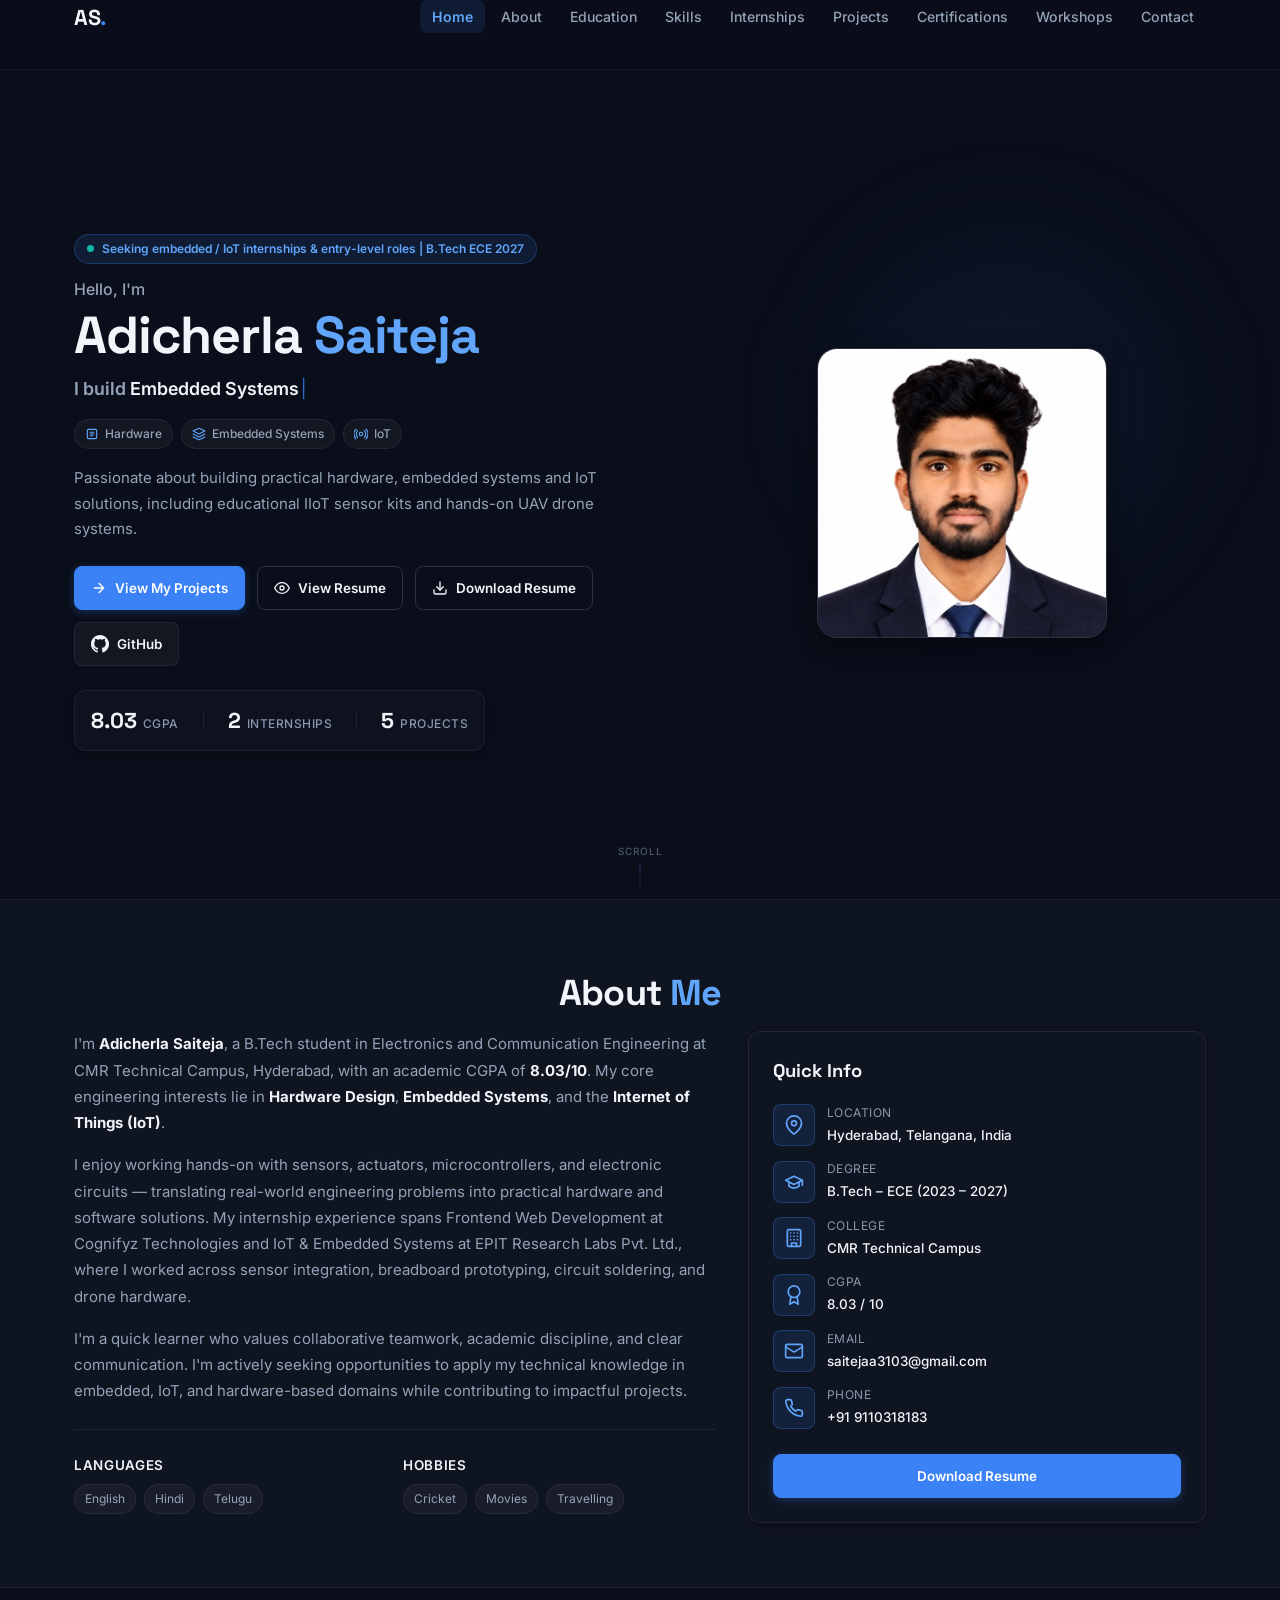
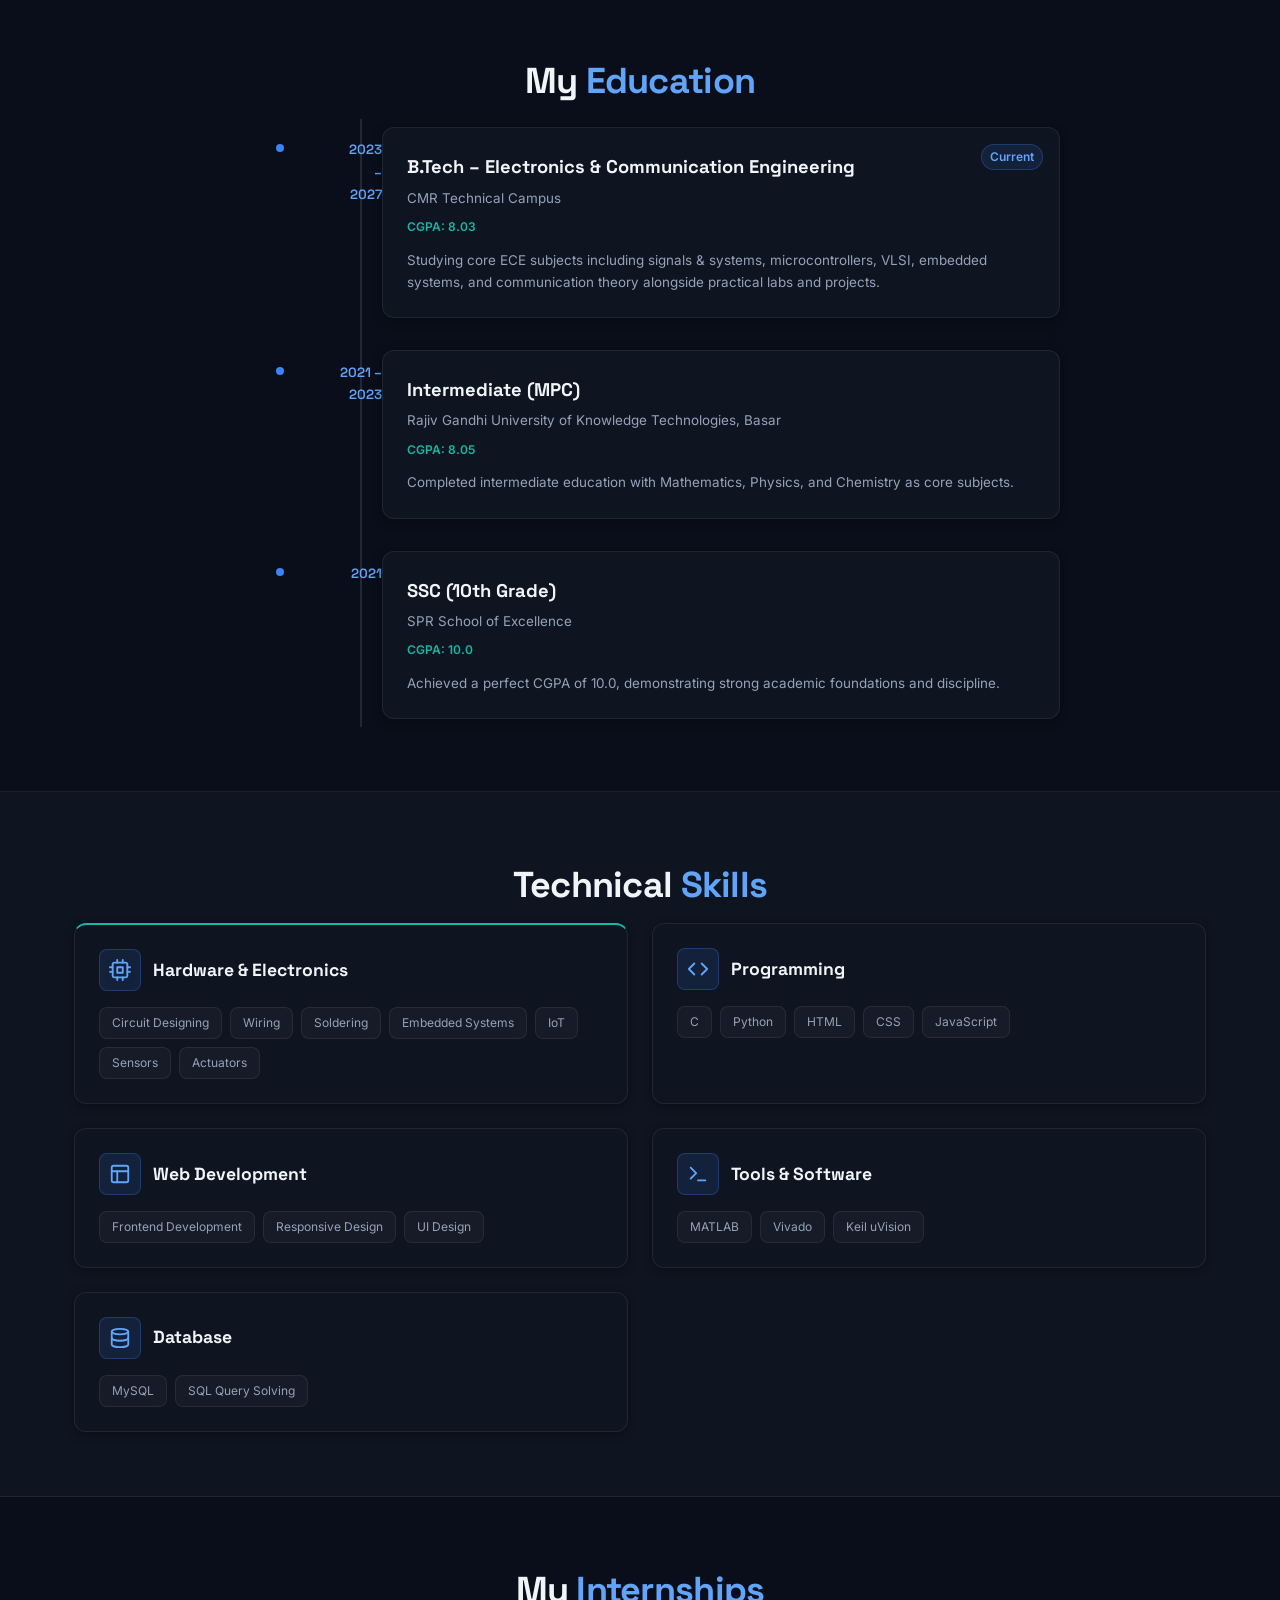
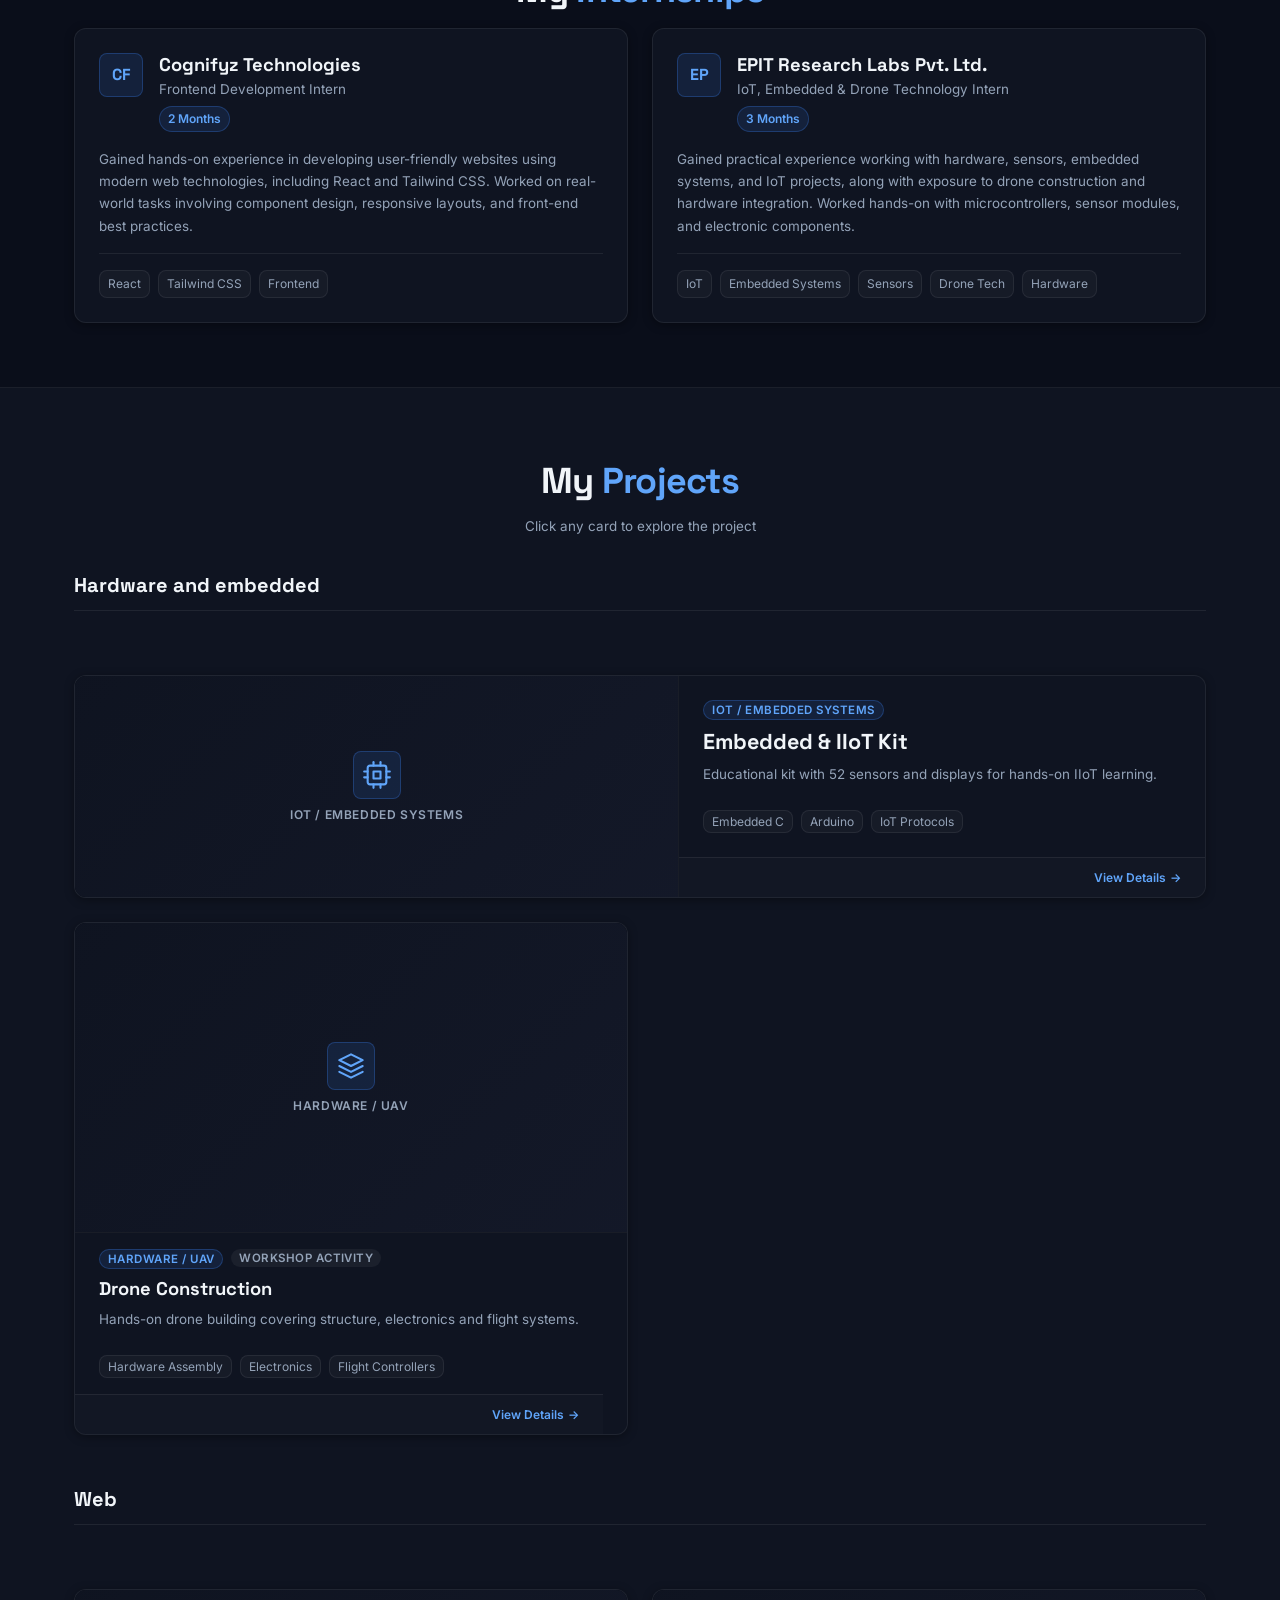
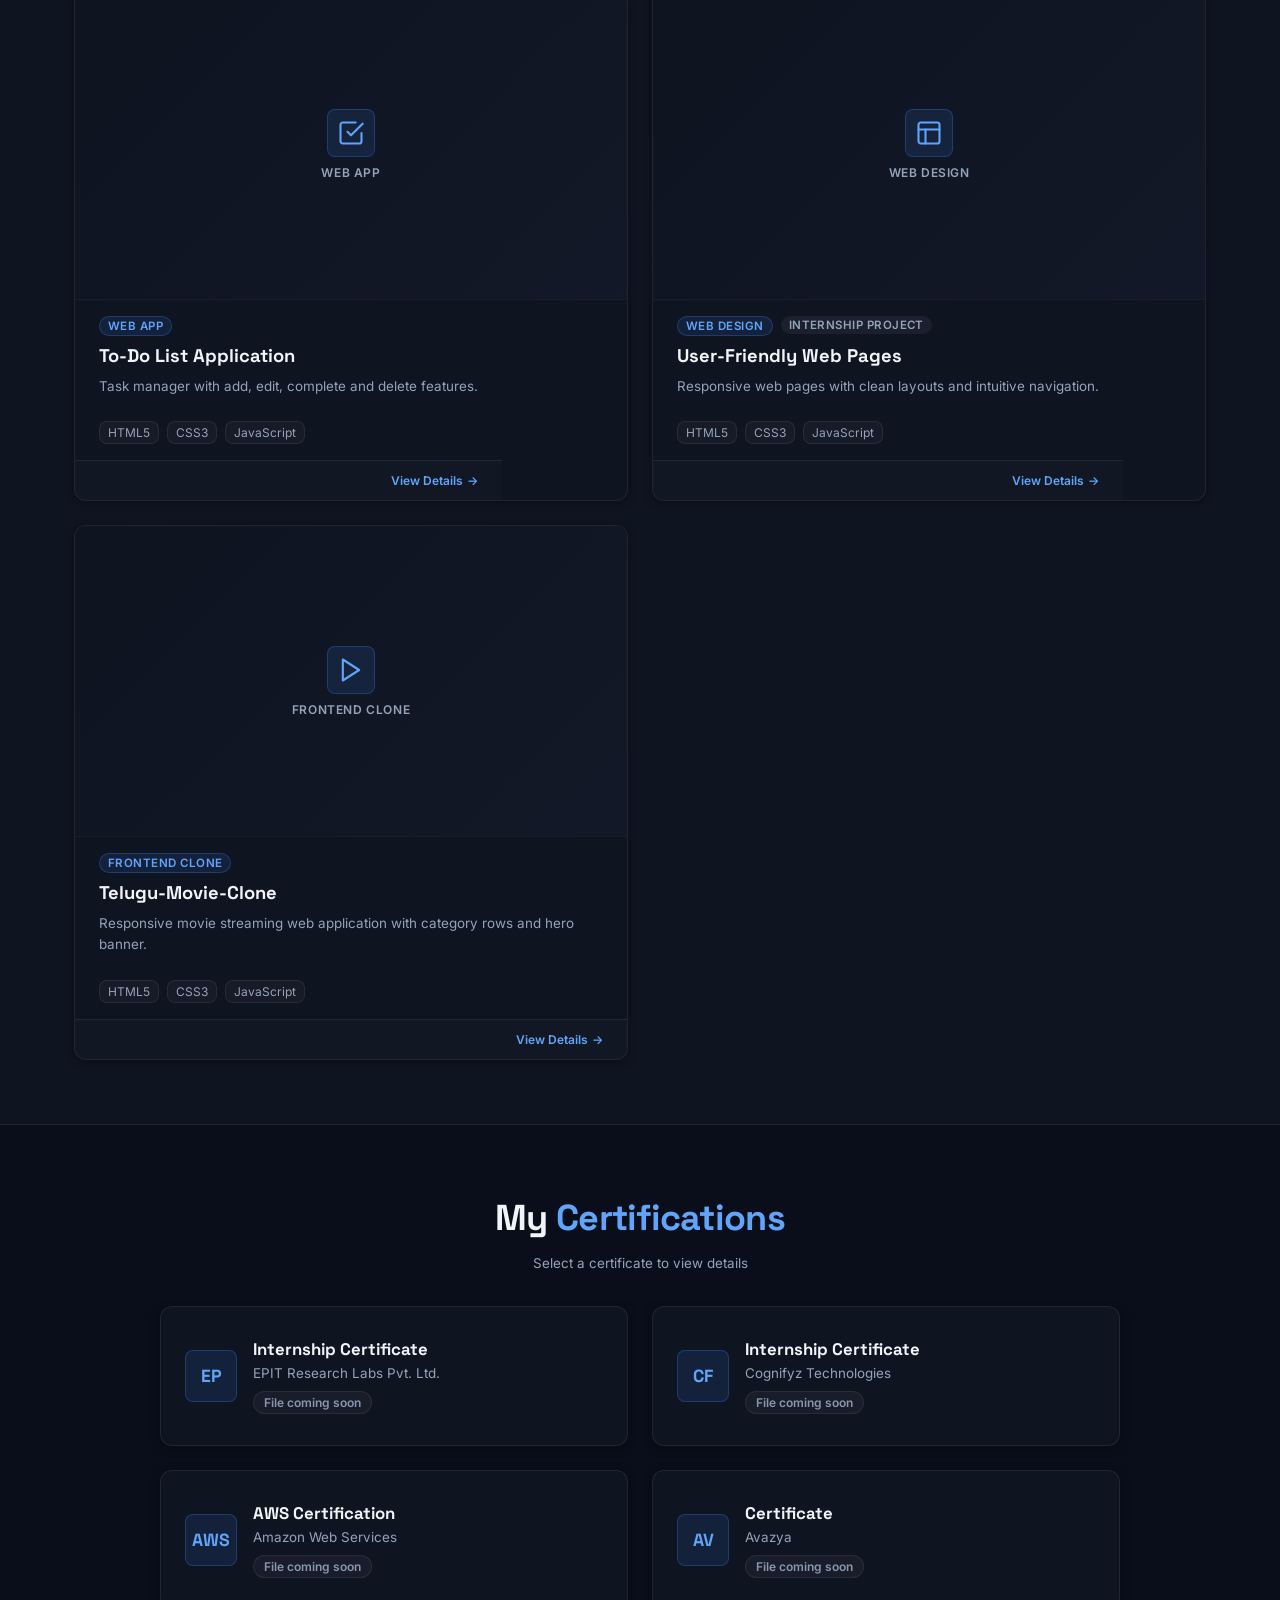
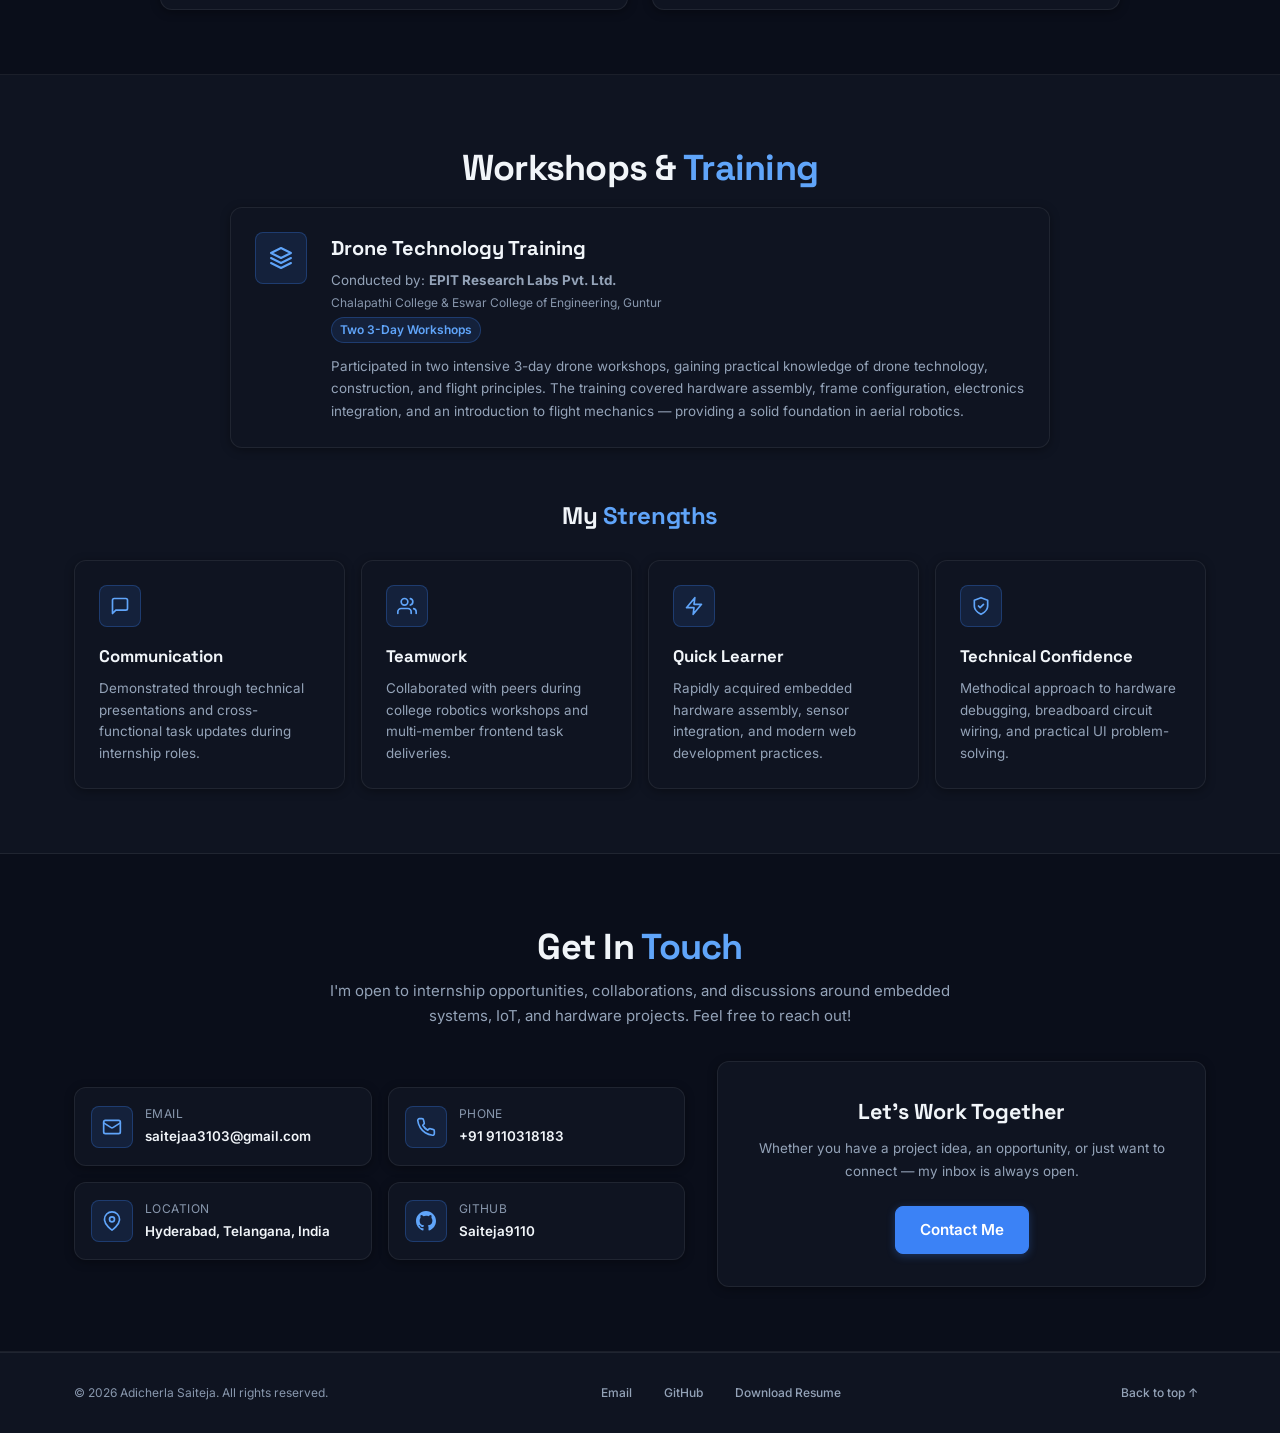
<file: index.html>
<!DOCTYPE html>
<html lang="en">
<head>
  <meta charset="UTF-8" />
  <meta name="viewport" content="width=device-width, initial-scale=1.0" />
  <meta name="description" content="Adicherla Saiteja - Electronics and Communication Engineering Student. Portfolio showcasing skills in Embedded Systems, IoT, and Hardware." />
  <title>Adicherla Saiteja | ECE Student: Embedded, IoT &amp; Hardware</title>
  <meta name="theme-color" content="#0a0e1a" />
  <link rel="canonical" href="https://saiteja9110.github.io/My-portfolio/" />
  <link rel="icon" type="image/svg+xml" href="./assets/favicon.svg" />

  <!-- Open Graph -->
  <meta property="og:title" content="Adicherla Saiteja | ECE Student: Embedded, IoT &amp; Hardware" />
  <meta property="og:description" content="Portfolio showcasing skills in Embedded Systems, IoT, and Hardware Design." />
  <meta property="og:type" content="website" />
  <meta property="og:url" content="https://saiteja9110.github.io/My-portfolio/" />
  <meta property="og:image" content="https://saiteja9110.github.io/My-portfolio/assets/og-banner.jpg" />

  <!-- Twitter Card -->
  <meta name="twitter:card" content="summary_large_image" />
  <meta name="twitter:title" content="Adicherla Saiteja | ECE Student: Embedded, IoT &amp; Hardware" />
  <meta name="twitter:description" content="Portfolio showcasing skills in Embedded Systems, IoT, and Hardware Design." />
  <meta name="twitter:image" content="https://saiteja9110.github.io/My-portfolio/assets/og-banner.jpg" />

  <!-- Fonts & Stylesheet -->
  <link rel="preconnect" href="https://fonts.googleapis.com" />
  <link rel="preconnect" href="https://fonts.gstatic.com" crossorigin />
  <link href="https://fonts.googleapis.com/css2?family=Inter:wght@400;500;600;700&family=Space+Grotesk:wght@600;700&display=swap" rel="stylesheet" />
  <link rel="stylesheet" href="./style.css" />
</head>
<body>

  <!-- Skip to content for keyboard accessibility -->
  <a href="#main" class="skip-link">Skip to content</a>

  <!-- NAVIGATION -->
  <header class="header">
    <nav class="navbar" id="navbar" aria-label="Primary">
      <div class="nav-container">
        <a href="#home" class="nav-logo">AS<span class="logo-dot">.</span></a>
        <ul class="nav-menu" id="nav-menu">
          <li><a href="#home"           class="nav-link">Home</a></li>
          <li><a href="#about"          class="nav-link">About</a></li>
          <li><a href="#education"      class="nav-link">Education</a></li>
          <li><a href="#skills"         class="nav-link">Skills</a></li>
          <li><a href="#internships"    class="nav-link">Internships</a></li>
          <li><a href="#projects"       class="nav-link">Projects</a></li>
          <li><a href="#certifications" class="nav-link">Certifications</a></li>
          <li><a href="#workshops"      class="nav-link">Workshops</a></li>
          <li><a href="#contact"        class="nav-link">Contact</a></li>
        </ul>
        <button class="hamburger" id="hamburger" aria-label="Toggle navigation" aria-expanded="false" aria-controls="nav-menu">
          <span class="bar"></span>
          <span class="bar"></span>
          <span class="bar"></span>
        </button>
      </div>
    </nav>
  </header>

  <!-- MAIN CONTENT WRAPPER -->
  <main id="main">

    <!-- HOME / HERO -->
    <section id="home" class="hero">
      <!-- Soft static blurred glow behind the photo -->
      <div class="hero-glow" aria-hidden="true"></div>

      <div class="hero-container">
        <div class="hero-content">
          <div class="hero-badge">
            <span class="badge-dot"></span>
            <span>Seeking embedded / IoT internships &amp; entry-level roles | B.Tech ECE 2027</span>
          </div>

          <p class="hero-greeting">Hello, I'm</p>
          <h1 class="hero-name">Adicherla <span class="accent">Saiteja</span></h1>

          <div class="hero-typed-wrap" aria-hidden="true">
            <span class="hero-typed-prefix">I build </span>
            <span class="hero-typed" id="heroTyped"></span>
            <span class="hero-cursor">|</span>
          </div>
          <span class="sr-only">Embedded systems, IoT and hardware</span>

          <div class="hero-tags">
            <span class="tag-pill hardware">
              <svg width="14" height="14" viewBox="0 0 24 24" fill="none" stroke="currentColor" stroke-width="2" stroke-linecap="round" stroke-linejoin="round" aria-hidden="true"><rect x="4" y="4" width="16" height="16" rx="2"/><path d="M9 9h6M9 12h6M9 15h4"/></svg>
              Hardware
            </span>
            <span class="tag-pill embedded">
              <svg width="14" height="14" viewBox="0 0 24 24" fill="none" stroke="currentColor" stroke-width="2" stroke-linecap="round" stroke-linejoin="round" aria-hidden="true"><path d="M12 2L2 7l10 5 10-5-10-5zM2 17l10 5 10-5M2 12l10 5 10-5"/></svg>
              Embedded Systems
            </span>
            <span class="tag-pill iot">
              <svg width="14" height="14" viewBox="0 0 24 24" fill="none" stroke="currentColor" stroke-width="2" stroke-linecap="round" stroke-linejoin="round" aria-hidden="true"><circle cx="12" cy="12" r="3"/><path d="M6.3 6.3a8 8 0 000 11.4M17.7 6.3a8 8 0 010 11.4M3.5 3.5a12 12 0 000 17M20.5 3.5a12 12 0 010 17"/></svg>
              IoT
            </span>
          </div>

          <p class="hero-desc">
            Passionate about building practical hardware, embedded systems and IoT solutions,
            including educational IIoT sensor kits and hands-on UAV drone systems.
          </p>

          <div class="hero-buttons">
            <a href="#projects" class="btn btn-primary">
              <svg width="16" height="16" viewBox="0 0 24 24" fill="none" stroke="currentColor" stroke-width="2" stroke-linecap="round" stroke-linejoin="round" aria-hidden="true"><path d="M5 12h14M12 5l7 7-7 7"/></svg>
              View My Projects
            </a>
            <a href="./assets/resume.pdf" class="btn btn-outline" target="_blank" rel="noopener noreferrer" data-resume="view">
              <svg width="16" height="16" viewBox="0 0 24 24" fill="none" stroke="currentColor" stroke-width="2" stroke-linecap="round" stroke-linejoin="round" aria-hidden="true"><path d="M1 12s4-8 11-8 11 8 11 8-4 8-11 8-11-8-11-8z"/><circle cx="12" cy="12" r="3"/></svg>
              <span class="resume-label">View Resume</span>
            </a>
            <a href="./assets/resume.pdf" class="btn btn-outline" download data-resume="download">
              <svg width="16" height="16" viewBox="0 0 24 24" fill="none" stroke="currentColor" stroke-width="2" stroke-linecap="round" stroke-linejoin="round" aria-hidden="true"><path d="M21 15v4a2 2 0 0 1-2 2H5a2 2 0 0 1-2-2v-4"/><polyline points="7 10 12 15 17 10"/><line x1="12" y1="15" x2="12" y2="3"/></svg>
              <span class="resume-label">Download Resume</span>
            </a>
            <a href="https://github.com/Saiteja9110" class="btn btn-ghost" target="_blank" rel="noopener noreferrer">
              <svg width="18" height="18" viewBox="0 0 24 24" fill="currentColor" aria-hidden="true"><path d="M12 0C5.374 0 0 5.373 0 12c0 5.302 3.438 9.8 8.207 11.387.599.111.793-.261.793-.577v-2.234c-3.338.726-4.033-1.416-4.033-1.416-.546-1.387-1.333-1.756-1.333-1.756-1.089-.745.083-.729.083-.729 1.205.084 1.839 1.237 1.839 1.237 1.07 1.834 2.807 1.304 3.492.997.107-.775.418-1.305.762-1.604-2.665-.305-5.467-1.334-5.467-5.931 0-1.311.469-2.381 1.236-3.221-.124-.303-.535-1.524.117-3.176 0 0 1.008-.322 3.301 1.23A11.509 11.509 0 0112 5.803c1.02.005 2.047.138 3.006.404 2.291-1.552 3.297-1.23 3.297-1.23.653 1.653.242 2.874.118 3.176.77.84 1.235 1.911 1.235 3.221 0 4.609-2.807 5.624-5.479 5.921.43.372.823 1.102.823 2.222v3.293c0 .319.192.694.801.576C20.566 21.797 24 17.3 24 12c0-6.627-5.373-12-12-12z"/></svg>
              GitHub
            </a>
          </div>

          <!-- At a glance stats row under buttons -->
          <div class="hero-stats" aria-label="At a glance statistics">
            <div class="hero-stat">
              <span class="stat-num" data-target="8.03">0</span>
              <span class="stat-label">CGPA</span>
            </div>
            <div class="stat-divider" aria-hidden="true"></div>
            <div class="hero-stat">
              <span class="stat-num" data-target="2">0</span>
              <span class="stat-label">Internships</span>
            </div>
            <div class="stat-divider" aria-hidden="true"></div>
            <div class="hero-stat">
              <span class="stat-num" data-target="5">0</span>
              <span class="stat-label">Projects</span>
            </div>
          </div>
        </div>

        <!-- Profile image container -->
        <div class="hero-image">
          <div class="profile-frame">
            <img
              src="./assets/profile.jpg"
              alt="Adicherla Saiteja Profile Photo"
              class="profile-photo"
              width="640"
              height="785"
            />
            <div class="profile-initials" aria-hidden="true">AS</div>
          </div>
        </div>
      </div>

      <div class="hero-scroll-indicator" aria-hidden="true">
        <span class="scroll-label">Scroll</span>
        <div class="scroll-line"><div class="scroll-thumb"></div></div>
      </div>
    </section>

    <!-- ABOUT ME -->
    <section id="about" class="section section-light">
      <div class="container">
        <h2 class="section-title">About <span class="accent">Me</span></h2>
        <div class="about-grid">
          <div class="about-text">
            <p>
              I'm <strong>Adicherla Saiteja</strong>, a B.Tech student in Electronics and
              Communication Engineering at CMR Technical Campus, Hyderabad, with an academic
              CGPA of <strong>8.03/10</strong>. My core engineering interests lie in <strong>Hardware Design</strong>,
              <strong>Embedded Systems</strong>, and the <strong>Internet of Things (IoT)</strong>.
            </p>
            <p>
              I enjoy working hands-on with sensors, actuators, microcontrollers, and electronic
              circuits &mdash; translating real-world engineering problems into practical hardware and software
              solutions. My internship experience spans Frontend Web Development at Cognifyz
              Technologies and IoT &amp; Embedded Systems at EPIT Research Labs Pvt. Ltd.,
              where I worked across sensor integration, breadboard prototyping, circuit soldering, and drone hardware.
            </p>
            <p>
              I'm a quick learner who values collaborative teamwork, academic discipline, and clear communication.
              I'm actively seeking opportunities to apply my technical knowledge in embedded,
              IoT, and hardware-based domains while contributing to impactful projects.
            </p>
            <div class="about-extras">
              <div class="extra-block">
                <h3>Languages</h3>
                <div class="pill-row">
                  <span class="pill">English</span>
                  <span class="pill">Hindi</span>
                  <span class="pill">Telugu</span>
                </div>
              </div>
              <div class="extra-block">
                <h3>Hobbies</h3>
                <div class="pill-row">
                  <span class="pill">Cricket</span>
                  <span class="pill">Movies</span>
                  <span class="pill">Travelling</span>
                </div>
              </div>
            </div>
          </div>

          <div class="about-info-card">
            <h3>Quick Info</h3>
            <ul class="info-list">
              <li>
                <span class="info-icon-box" aria-hidden="true">
                  <svg width="20" height="20" viewBox="0 0 24 24" fill="none" stroke="currentColor" stroke-width="2" stroke-linecap="round" stroke-linejoin="round"><path d="M21 10c0 7-9 13-9 13s-9-6-9-13a9 9 0 0 1 18 0z"/><circle cx="12" cy="10" r="3"/></svg>
                </span>
                <div>
                  <span class="info-label">Location</span>
                  <span class="info-value">Hyderabad, Telangana, India</span>
                </div>
              </li>
              <li>
                <span class="info-icon-box" aria-hidden="true">
                  <svg width="20" height="20" viewBox="0 0 24 24" fill="none" stroke="currentColor" stroke-width="2" stroke-linecap="round" stroke-linejoin="round"><path d="M22 10v6M2 10l10-5 10 5-10 5z"/><path d="M6 12v5c3 3 9 3 12 0v-5"/></svg>
                </span>
                <div>
                  <span class="info-label">Degree</span>
                  <span class="info-value">B.Tech &ndash; ECE (2023 &ndash; 2027)</span>
                </div>
              </li>
              <li>
                <span class="info-icon-box" aria-hidden="true">
                  <svg width="20" height="20" viewBox="0 0 24 24" fill="none" stroke="currentColor" stroke-width="2" stroke-linecap="round" stroke-linejoin="round"><rect x="4" y="2" width="16" height="20" rx="2" ry="2"/><path d="M9 22v-4h6v4M8 6h.01M16 6h.01M12 6h.01M12 10h.01M12 14h.01M16 10h.01M16 14h.01M8 10h.01M8 14h.01"/></svg>
                </span>
                <div>
                  <span class="info-label">College</span>
                  <span class="info-value">CMR Technical Campus</span>
                </div>
              </li>
              <li>
                <span class="info-icon-box" aria-hidden="true">
                  <svg width="20" height="20" viewBox="0 0 24 24" fill="none" stroke="currentColor" stroke-width="2" stroke-linecap="round" stroke-linejoin="round"><circle cx="12" cy="8" r="7"/><polyline points="8.21 13.89 7 23 12 20 17 23 15.79 13.88"/></svg>
                </span>
                <div>
                  <span class="info-label">CGPA</span>
                  <span class="info-value">8.03 / 10</span>
                </div>
              </li>
              <li>
                <span class="info-icon-box" aria-hidden="true">
                  <svg width="20" height="20" viewBox="0 0 24 24" fill="none" stroke="currentColor" stroke-width="2" stroke-linecap="round" stroke-linejoin="round"><rect x="2" y="4" width="20" height="16" rx="2"/><path d="m22 7-8.97 5.7a1.94 1.94 0 0 1-2.06 0L2 7"/></svg>
                </span>
                <div>
                  <span class="info-label">Email</span>
                  <a href="mailto:saitejaa3103@gmail.com" class="info-value info-link">saitejaa3103@gmail.com</a>
                </div>
              </li>
              <li>
                <span class="info-icon-box" aria-hidden="true">
                  <svg width="20" height="20" viewBox="0 0 24 24" fill="none" stroke="currentColor" stroke-width="2" stroke-linecap="round" stroke-linejoin="round"><path d="M22 16.92v3a2 2 0 0 1-2.18 2 19.79 19.79 0 0 1-8.63-3.07 19.5 19.5 0 0 1-6-6 19.79 19.79 0 0 1-3.07-8.67A2 2 0 0 1 4.11 2h3a2 2 0 0 1 2 1.72 12.84 12.84 0 0 0 .7 2.81 2 2 0 0 1-.45 2.11L8.09 9.91a16 16 0 0 0 6 6l1.27-1.27a2 2 0 0 1 2.11-.45 12.84 12.84 0 0 0 2.81.7A2 2 0 0 1 22 16.92z"/></svg>
                </span>
                <div>
                  <span class="info-label">Phone</span>
                  <a href="tel:+919110318183" class="info-value info-link">+91 9110318183</a>
                </div>
              </li>
            </ul>
            <a href="./assets/resume.pdf" class="btn btn-primary btn-full" download data-resume="download">
              <span class="resume-label">Download Resume</span>
            </a>
          </div>
        </div>
      </div>
    </section>

    <!-- EDUCATION -->
    <section id="education" class="section section-dark">
      <div class="container">
        <h2 class="section-title">My <span class="accent">Education</span></h2>
        <div class="timeline">

          <div class="timeline-item">
            <div class="timeline-dot" aria-hidden="true"></div>
            <div class="timeline-year">2023 &ndash; 2027</div>
            <div class="timeline-card">
              <div class="timeline-badge">Current</div>
              <h3 class="edu-degree">B.Tech &ndash; Electronics &amp; Communication Engineering</h3>
              <p class="edu-institution">CMR Technical Campus</p>
              <div class="edu-meta">
                <span class="edu-cgpa">CGPA: 8.03</span>
              </div>
              <p class="edu-desc">
                Studying core ECE subjects including signals &amp; systems, microcontrollers, VLSI,
                embedded systems, and communication theory alongside practical labs and projects.
              </p>
            </div>
          </div>

          <div class="timeline-item">
            <div class="timeline-dot" aria-hidden="true"></div>
            <div class="timeline-year">2021 &ndash; 2023</div>
            <div class="timeline-card">
              <h3 class="edu-degree">Intermediate (MPC)</h3>
              <p class="edu-institution">Rajiv Gandhi University of Knowledge Technologies, Basar</p>
              <div class="edu-meta">
                <span class="edu-cgpa">CGPA: 8.05</span>
              </div>
              <p class="edu-desc">
                Completed intermediate education with Mathematics, Physics, and Chemistry as core subjects.
              </p>
            </div>
          </div>

          <div class="timeline-item">
            <div class="timeline-dot" aria-hidden="true"></div>
            <div class="timeline-year">2021</div>
            <div class="timeline-card">
              <h3 class="edu-degree">SSC (10th Grade)</h3>
              <p class="edu-institution">SPR School of Excellence</p>
              <div class="edu-meta">
                <span class="edu-cgpa">CGPA: 10.0</span>
              </div>
              <p class="edu-desc">
                Achieved a perfect CGPA of 10.0, demonstrating strong academic foundations and discipline.
              </p>
            </div>
          </div>

        </div>
      </div>
    </section>

    <!-- SKILLS -->
    <section id="skills" class="section section-light">
      <div class="container">
        <h2 class="section-title">Technical <span class="accent">Skills</span></h2>
        <div class="skills-grid">

          <div class="skill-category-card highlight-card">
            <div class="skill-cat-header">
              <span class="cat-icon-box" aria-hidden="true">
                <svg width="22" height="22" viewBox="0 0 24 24" fill="none" stroke="currentColor" stroke-width="2" stroke-linecap="round" stroke-linejoin="round"><rect x="4" y="4" width="16" height="16" rx="2"/><rect x="9" y="9" width="6" height="6"/><line x1="9" y1="1" x2="9" y2="4"/><line x1="15" y1="1" x2="15" y2="4"/><line x1="9" y1="20" x2="9" y2="23"/><line x1="15" y1="20" x2="15" y2="23"/><line x1="20" y1="9" x2="23" y2="9"/><line x1="20" y1="14" x2="23" y2="14"/><line x1="1" y1="9" x2="4" y2="9"/><line x1="1" y1="14" x2="4" y2="14"/></svg>
              </span>
              <h3>Hardware &amp; Electronics</h3>
            </div>
            <div class="skill-tags">
              <span class="skill-tag">Circuit Designing</span>
              <span class="skill-tag">Wiring</span>
              <span class="skill-tag">Soldering</span>
              <span class="skill-tag">Embedded Systems</span>
              <span class="skill-tag">IoT</span>
              <span class="skill-tag">Sensors</span>
              <span class="skill-tag">Actuators</span>
            </div>
          </div>

          <div class="skill-category-card">
            <div class="skill-cat-header">
              <span class="cat-icon-box" aria-hidden="true">
                <svg width="22" height="22" viewBox="0 0 24 24" fill="none" stroke="currentColor" stroke-width="2" stroke-linecap="round" stroke-linejoin="round"><polyline points="16 18 22 12 16 6"/><polyline points="8 6 2 12 8 18"/></svg>
              </span>
              <h3>Programming</h3>
            </div>
            <div class="skill-tags">
              <span class="skill-tag">C</span>
              <span class="skill-tag">Python</span>
              <span class="skill-tag">HTML</span>
              <span class="skill-tag">CSS</span>
              <span class="skill-tag">JavaScript</span>
            </div>
          </div>

          <div class="skill-category-card">
            <div class="skill-cat-header">
              <span class="cat-icon-box" aria-hidden="true">
                <svg width="22" height="22" viewBox="0 0 24 24" fill="none" stroke="currentColor" stroke-width="2" stroke-linecap="round" stroke-linejoin="round"><rect x="3" y="3" width="18" height="18" rx="2" ry="2"/><line x1="3" y1="9" x2="21" y2="9"/><line x1="9" y1="21" x2="9" y2="9"/></svg>
              </span>
              <h3>Web Development</h3>
            </div>
            <div class="skill-tags">
              <span class="skill-tag">Frontend Development</span>
              <span class="skill-tag">Responsive Design</span>
              <span class="skill-tag">UI Design</span>
            </div>
          </div>

          <div class="skill-category-card">
            <div class="skill-cat-header">
              <span class="cat-icon-box" aria-hidden="true">
                <svg width="22" height="22" viewBox="0 0 24 24" fill="none" stroke="currentColor" stroke-width="2" stroke-linecap="round" stroke-linejoin="round"><polyline points="4 17 10 11 4 5"/><line x1="12" y1="19" x2="20" y2="19"/></svg>
              </span>
              <h3>Tools &amp; Software</h3>
            </div>
            <div class="skill-tags">
              <span class="skill-tag">MATLAB</span>
              <span class="skill-tag">Vivado</span>
              <span class="skill-tag">Keil uVision</span>
            </div>
          </div>

          <div class="skill-category-card">
            <div class="skill-cat-header">
              <span class="cat-icon-box" aria-hidden="true">
                <svg width="22" height="22" viewBox="0 0 24 24" fill="none" stroke="currentColor" stroke-width="2" stroke-linecap="round" stroke-linejoin="round"><ellipse cx="12" cy="5" rx="9" ry="3"/><path d="M21 12c0 1.66-4 3-9 3s-9-1.34-9-3"/><path d="M3 5v14c0 1.66 4 3 9 3s9-1.34 9-3V5"/></svg>
              </span>
              <h3>Database</h3>
            </div>
            <div class="skill-tags">
              <span class="skill-tag">MySQL</span>
              <span class="skill-tag">SQL Query Solving</span>
            </div>
          </div>

        </div>
      </div>
    </section>

    <!-- INTERNSHIPS -->
    <section id="internships" class="section section-dark">
      <div class="container">
        <h2 class="section-title">My <span class="accent">Internships</span></h2>
        <div class="internship-grid">

          <div class="internship-card">
            <div class="internship-header">
              <div class="company-logo" aria-hidden="true">CF</div>
              <div class="internship-meta">
                <h3>Cognifyz Technologies</h3>
                <p class="role">Frontend Development Intern</p>
                <span class="duration-badge">2 Months</span>
              </div>
            </div>
            <div class="internship-body">
              <p>
                Gained hands-on experience in developing user-friendly websites using modern web
                technologies, including React and Tailwind CSS. Worked on real-world tasks involving
                component design, responsive layouts, and front-end best practices.
              </p>
            </div>
            <div class="internship-skills">
              <span class="mini-tag">React</span>
              <span class="mini-tag">Tailwind CSS</span>
              <span class="mini-tag">Frontend</span>
            </div>
          </div>

          <div class="internship-card">
            <div class="internship-header">
              <div class="company-logo" aria-hidden="true">EP</div>
              <div class="internship-meta">
                <h3>EPIT Research Labs Pvt. Ltd.</h3>
                <p class="role">IoT, Embedded &amp; Drone Technology Intern</p>
                <span class="duration-badge">3 Months</span>
              </div>
            </div>
            <div class="internship-body">
              <p>
                Gained practical experience working with hardware, sensors, embedded systems, and
                IoT projects, along with exposure to drone construction and hardware integration.
                Worked hands-on with microcontrollers, sensor modules, and electronic components.
              </p>
            </div>
            <div class="internship-skills">
              <span class="mini-tag">IoT</span>
              <span class="mini-tag">Embedded Systems</span>
              <span class="mini-tag">Sensors</span>
              <span class="mini-tag">Drone Tech</span>
              <span class="mini-tag">Hardware</span>
            </div>
          </div>

        </div>
      </div>
    </section>

    <!-- PROJECTS -->
    <section id="projects" class="section section-light">
      <div class="container">
        <h2 class="section-title">My <span class="accent">Projects</span></h2>
        <p class="section-subtitle">Click any card to explore the project</p>
        <div id="projectsContainer" class="projects-container">
          <!-- Rendered by JavaScript from PROJECTS array -->
        </div>
      </div>
    </section>

    <!-- CERTIFICATIONS -->
    <section id="certifications" class="section section-dark">
      <div class="container">
        <h2 class="section-title">My <span class="accent">Certifications</span></h2>
        <p class="section-subtitle">Select a certificate to view details</p>
        <div class="cert-grid" id="certGrid">
          <!-- Rendered by JavaScript from CERTIFICATES array -->
        </div>
      </div>
    </section>

    <!-- WORKSHOPS & TRAINING -->
    <section id="workshops" class="section section-light">
      <div class="container">
        <h2 class="section-title">Workshops &amp; <span class="accent">Training</span></h2>
        <div class="workshop-card-wrap">
          <div class="workshop-card">
            <div class="workshop-icon-wrap" aria-hidden="true">
              <svg width="24" height="24" viewBox="0 0 24 24" fill="none" stroke="currentColor" stroke-width="2" stroke-linecap="round" stroke-linejoin="round"><path d="M12 2L2 7l10 5 10-5-10-5zM2 17l10 5 10-5M2 12l10 5 10-5"/></svg>
            </div>
            <div class="workshop-content">
              <h3>Drone Technology Training</h3>
              <p class="workshop-org">Conducted by: <strong>EPIT Research Labs Pvt. Ltd.</strong></p>
              <p class="workshop-venues">Chalapathi College &amp; Eswar College of Engineering, Guntur</p>
              <p class="workshop-format">Two 3-Day Workshops</p>
              <p>
                Participated in two intensive 3-day drone workshops, gaining practical knowledge of
                drone technology, construction, and flight principles. The training covered hardware
                assembly, frame configuration, electronics integration, and an introduction to
                flight mechanics &mdash; providing a solid foundation in aerial robotics.
              </p>
            </div>
          </div>
        </div>

        <!-- STRENGTHS -->
        <div class="strengths-section">
          <h3 class="section-title strengths-title">My <span class="accent">Strengths</span></h3>
          <div class="strengths-grid">
            <div class="strength-card">
              <div class="strength-icon-box" aria-hidden="true">
                <svg width="20" height="20" viewBox="0 0 24 24" fill="none" stroke="currentColor" stroke-width="2" stroke-linecap="round" stroke-linejoin="round"><path d="M21 15a2 2 0 0 1-2 2H7l-4 4V5a2 2 0 0 1 2-2h14a2 2 0 0 1 2 2z"/></svg>
              </div>
              <h4>Communication</h4>
              <p>Demonstrated through technical presentations and cross-functional task updates during internship roles.</p>
            </div>
            <div class="strength-card">
              <div class="strength-icon-box" aria-hidden="true">
                <svg width="20" height="20" viewBox="0 0 24 24" fill="none" stroke="currentColor" stroke-width="2" stroke-linecap="round" stroke-linejoin="round"><path d="M17 21v-2a4 4 0 0 0-4-4H5a4 4 0 0 0-4 4v2"/><circle cx="9" cy="7" r="4"/><path d="M23 21v-2a4 4 0 0 0-3-3.87"/><path d="M16 3.13a4 4 0 0 1 0 7.75"/></svg>
              </div>
              <h4>Teamwork</h4>
              <p>Collaborated with peers during college robotics workshops and multi-member frontend task deliveries.</p>
            </div>
            <div class="strength-card">
              <div class="strength-icon-box" aria-hidden="true">
                <svg width="20" height="20" viewBox="0 0 24 24" fill="none" stroke="currentColor" stroke-width="2" stroke-linecap="round" stroke-linejoin="round"><polygon points="13 2 3 14 12 14 11 22 21 10 12 10 13 2"/></svg>
              </div>
              <h4>Quick Learner</h4>
              <p>Rapidly acquired embedded hardware assembly, sensor integration, and modern web development practices.</p>
            </div>
            <div class="strength-card">
              <div class="strength-icon-box" aria-hidden="true">
                <svg width="20" height="20" viewBox="0 0 24 24" fill="none" stroke="currentColor" stroke-width="2" stroke-linecap="round" stroke-linejoin="round"><path d="M12 22s8-4 8-10V5l-8-3-8 3v7c0 6 8 10 8 10z"/><polyline points="9 12 11 14 15 10"/></svg>
              </div>
              <h4>Technical Confidence</h4>
              <p>Methodical approach to hardware debugging, breadboard circuit wiring, and practical UI problem-solving.</p>
            </div>
          </div>
        </div>
      </div>
    </section>

    <!-- CONTACT -->
    <section id="contact" class="section section-dark">
      <div class="container">
        <h2 class="section-title">Get In <span class="accent">Touch</span></h2>
        <p class="contact-intro">
          I'm open to internship opportunities, collaborations, and discussions around embedded
          systems, IoT, and hardware projects. Feel free to reach out!
        </p>
        <div class="contact-grid">
          <div class="contact-info-grid">

            <a href="mailto:saitejaa3103@gmail.com" class="contact-card">
              <div class="contact-icon-box" aria-hidden="true">
                <svg width="20" height="20" viewBox="0 0 24 24" fill="none" stroke="currentColor" stroke-width="2" stroke-linecap="round" stroke-linejoin="round"><rect x="2" y="4" width="20" height="16" rx="2"/><path d="m22 7-8.97 5.7a1.94 1.94 0 0 1-2.06 0L2 7"/></svg>
              </div>
              <div>
                <span class="contact-card-label">Email</span>
                <span class="contact-card-value">saitejaa3103@gmail.com</span>
              </div>
            </a>

            <a href="tel:+919110318183" class="contact-card">
              <div class="contact-icon-box" aria-hidden="true">
                <svg width="20" height="20" viewBox="0 0 24 24" fill="none" stroke="currentColor" stroke-width="2" stroke-linecap="round" stroke-linejoin="round"><path d="M22 16.92v3a2 2 0 0 1-2.18 2 19.79 19.79 0 0 1-8.63-3.07 19.5 19.5 0 0 1-6-6 19.79 19.79 0 0 1-3.07-8.67A2 2 0 0 1 4.11 2h3a2 2 0 0 1 2 1.72 12.84 12.84 0 0 0 .7 2.81 2 2 0 0 1-.45 2.11L8.09 9.91a16 16 0 0 0 6 6l1.27-1.27a2 2 0 0 1 2.11-.45 12.84 12.84 0 0 0 2.81.7A2 2 0 0 1 22 16.92z"/></svg>
              </div>
              <div>
                <span class="contact-card-label">Phone</span>
                <span class="contact-card-value">+91 9110318183</span>
              </div>
            </a>

            <div class="contact-card no-link">
              <div class="contact-icon-box" aria-hidden="true">
                <svg width="20" height="20" viewBox="0 0 24 24" fill="none" stroke="currentColor" stroke-width="2" stroke-linecap="round" stroke-linejoin="round"><path d="M21 10c0 7-9 13-9 13s-9-6-9-13a9 9 0 0 1 18 0z"/><circle cx="12" cy="10" r="3"/></svg>
              </div>
              <div>
                <span class="contact-card-label">Location</span>
                <span class="contact-card-value">Hyderabad, Telangana, India</span>
              </div>
            </div>

            <a href="https://github.com/Saiteja9110" class="contact-card" target="_blank" rel="noopener noreferrer">
              <div class="contact-icon-box" aria-hidden="true">
                <svg width="20" height="20" viewBox="0 0 24 24" fill="currentColor">
                  <path d="M12 0C5.374 0 0 5.373 0 12c0 5.302 3.438 9.8 8.207 11.387.599.111.793-.261.793-.577v-2.234c-3.338.726-4.033-1.416-4.033-1.416-.546-1.387-1.333-1.756-1.333-1.756-1.089-.745.083-.729.083-.729 1.205.084 1.839 1.237 1.839 1.237 1.07 1.834 2.807 1.304 3.492.997.107-.775.418-1.305.762-1.604-2.665-.305-5.467-1.334-5.467-5.931 0-1.311.469-2.381 1.236-3.221-.124-.303-.535-1.524.117-3.176 0 0 1.008-.322 3.301 1.23A11.509 11.509 0 0112 5.803c1.02.005 2.047.138 3.006.404 2.291-1.552 3.297-1.23 3.297-1.23.653 1.653.242 2.874.118 3.176.77.84 1.235 1.911 1.235 3.221 0 4.609-2.807 5.624-5.479 5.921.43.372.823 1.102.823 2.222v3.293c0 .319.192.694.801.576C20.566 21.797 24 17.3 24 12c0-6.627-5.373-12-12-12z"/>
                </svg>
              </div>
              <div>
                <span class="contact-card-label">GitHub</span>
                <span class="contact-card-value">Saiteja9110</span>
              </div>
            </a>

          </div>

          <div class="contact-cta">
            <h3>Let's Work Together</h3>
            <p>Whether you have a project idea, an opportunity, or just want to connect &mdash; my inbox is always open.</p>
            <a href="mailto:saitejaa3103@gmail.com" class="btn btn-primary btn-large">Contact Me</a>
          </div>
        </div>
      </div>
    </section>

  </main>

  <!-- FOOTER -->
  <footer class="footer">
    <div class="footer-container">
      <p class="footer-copy">&copy; 2026 Adicherla Saiteja. All rights reserved.</p>
      <div class="footer-links">
        <a href="mailto:saitejaa3103@gmail.com">Email</a>
        <a href="https://github.com/Saiteja9110" target="_blank" rel="noopener noreferrer">GitHub</a>
        <a href="./assets/resume.pdf" class="footer-resume-link" download data-resume="download">
          <span class="resume-label">Download Resume</span>
        </a>
      </div>
      <a href="#home" class="footer-back-to-top" aria-label="Back to top">
        <span>Back to top &uarr;</span>
      </a>
    </div>
  </footer>

  <!-- PROJECT DETAIL MODAL -->
  <div class="proj-modal-overlay" id="projModal" role="dialog" aria-modal="true" aria-labelledby="modalTitle" aria-hidden="true">
    <div class="proj-modal" id="projModalBox">
      <button class="proj-modal-close" id="projModalClose" aria-label="Close dialog">
        <svg width="20" height="20" fill="none" viewBox="0 0 24 24" stroke="currentColor" stroke-width="2.5"><path stroke-linecap="round" stroke-linejoin="round" d="M6 18L18 6M6 6l12 12"/></svg>
      </button>
      <div class="proj-modal-header" id="projModalHeader">
        <div class="proj-modal-icon" id="projModalIcon"></div>
        <div>
          <span class="proj-modal-category" id="projModalCategory"></span>
          <h2 class="proj-modal-title" id="modalTitle">Project Details</h2>
        </div>
      </div>
      <div class="proj-modal-body">
        <div class="proj-modal-image-wrap" id="projModalImageWrap" hidden></div>
        <p class="proj-modal-desc" id="projModalDesc"></p>
        <div class="proj-modal-section">
          <h3>Technologies Used</h3>
          <div class="proj-modal-tech" id="projModalTech"></div>
        </div>
        <div class="proj-modal-section" id="projModalHighlightsWrap">
          <h3>Key Highlights</h3>
          <ul class="proj-modal-highlights" id="projModalHighlights"></ul>
        </div>
      </div>
      <div class="proj-modal-actions" id="projModalActions"></div>
    </div>
  </div>

  <!-- CERTIFICATE DETAIL MODAL -->
  <div class="proj-modal-overlay" id="certModal" role="dialog" aria-modal="true" aria-labelledby="certModalTitle" aria-hidden="true">
    <div class="proj-modal" id="certModalBox">
      <button class="proj-modal-close" id="certModalClose" aria-label="Close dialog">
        <svg width="20" height="20" fill="none" viewBox="0 0 24 24" stroke="currentColor" stroke-width="2.5"><path stroke-linecap="round" stroke-linejoin="round" d="M6 18L18 6M6 6l12 12"/></svg>
      </button>
      <div class="proj-modal-header" id="certModalHeader">
        <div class="proj-modal-icon" id="certModalIcon"></div>
        <div class="cert-modal-header-meta">
          <span class="proj-modal-category" id="certModalIssuer"></span>
          <h2 class="proj-modal-title" id="certModalTitle">Certificate Details</h2>
        </div>
      </div>
      <div class="proj-modal-body">
        <div class="cert-modal-preview" id="certModalPreview"></div>
        <p class="proj-modal-desc" id="certModalDesc"></p>
      </div>
      <div class="proj-modal-actions" id="certModalActions"></div>
    </div>
  </div>

  <script src="./script.js"></script>
</body>
</html>
</file>
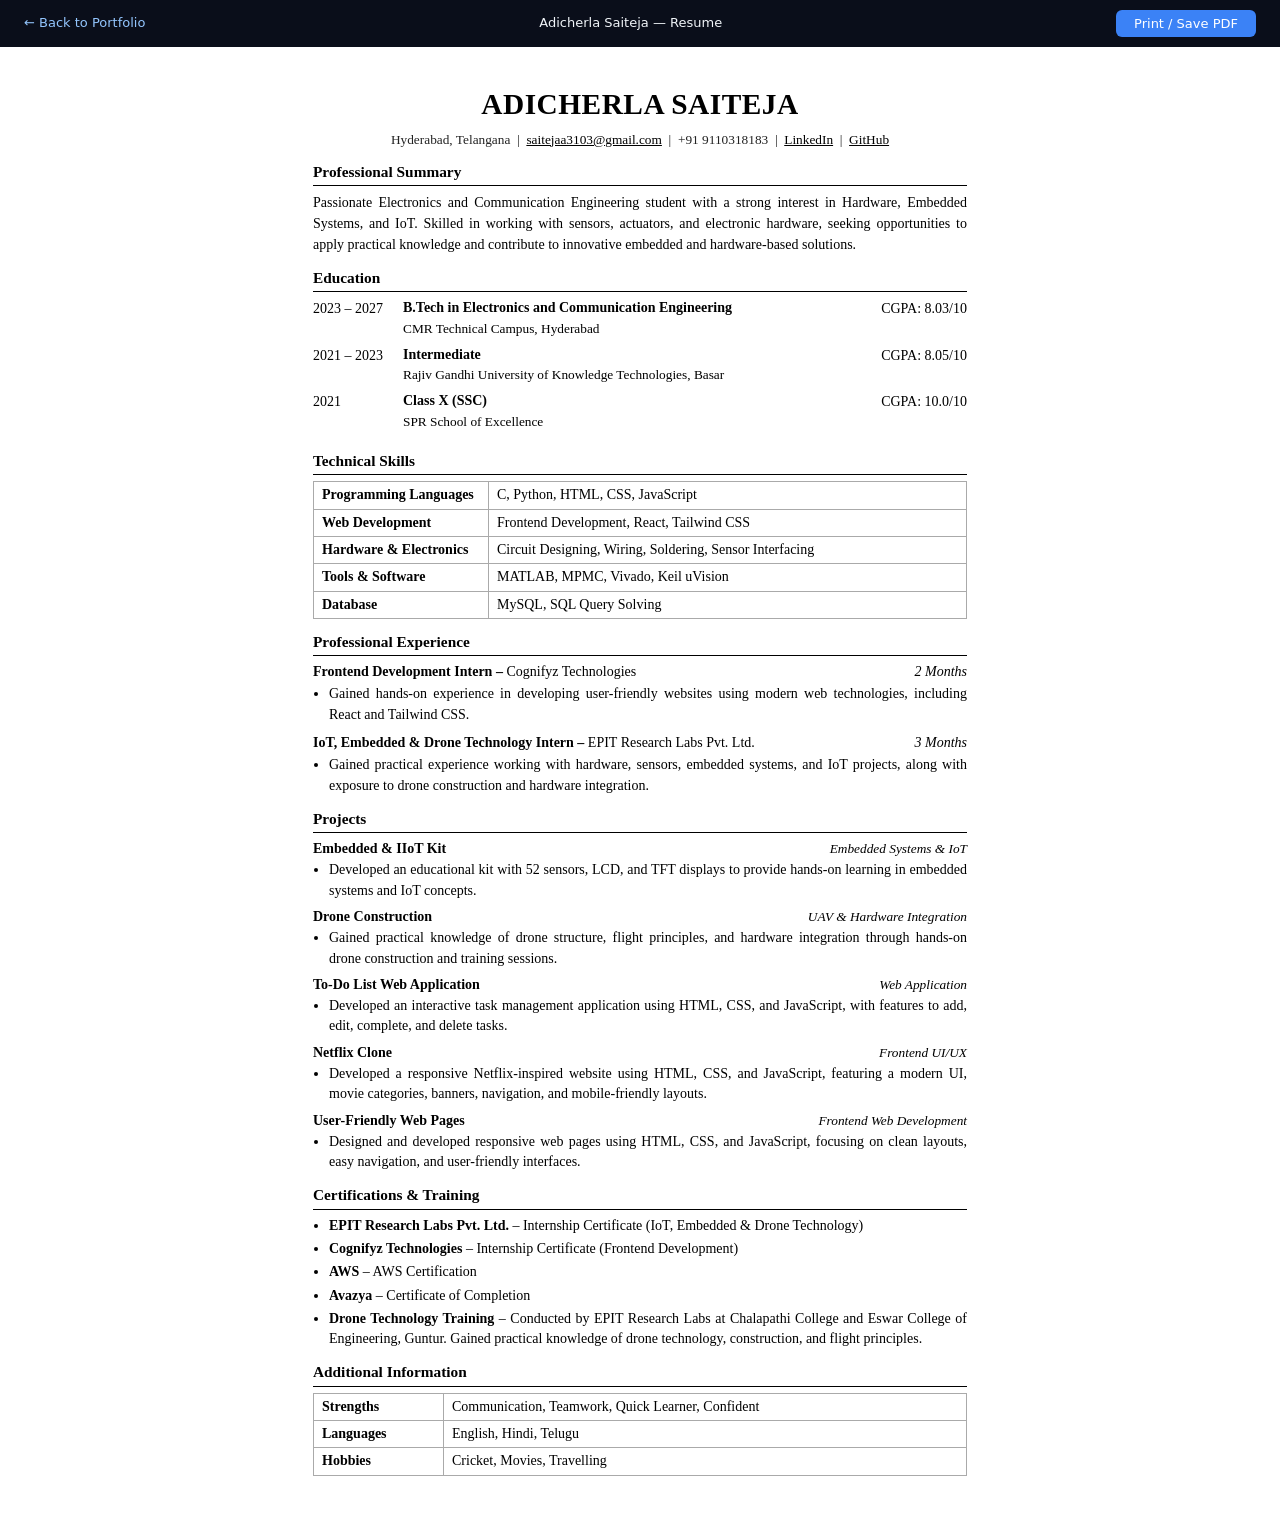
<file: assets/resume.html>
﻿<!DOCTYPE html>
<html lang="en">
<head>
  <meta charset="UTF-8" />
  <meta name="viewport" content="width=device-width, initial-scale=1.0" />
  <title>Adicherla Saiteja â€“ Resume</title>
  <style>
    * { box-sizing: border-box; margin: 0; padding: 0; }

    body {
      font-family: 'Times New Roman', Times, serif;
      font-size: 11pt;
      color: #000;
      background: #fff;
      line-height: 1.45;
    }

    /* ---- PAGE WRAPPER ---- */
    .page {
      max-width: 750px;
      margin: 0 auto;
      padding: 36px 48px 48px;
    }

    /* ---- HEADER ---- */
    .resume-header {
      text-align: center;
      margin-bottom: 10px;
    }
    .resume-name {
      font-size: 22pt;
      font-weight: 700;
      letter-spacing: 0.5px;
      text-transform: uppercase;
      margin-bottom: 4px;
    }
    .resume-contact {
      font-size: 10pt;
      color: #222;
    }
    .resume-contact a {
      color: #000;
      text-decoration: underline;
    }

    /* ---- SECTION ---- */
    .section {
      margin-top: 12px;
    }
    .section-title {
      font-size: 11.5pt;
      font-weight: 700;
      border-bottom: 1.5px solid #000;
      padding-bottom: 2px;
      margin-bottom: 6px;
    }

    /* ---- SUMMARY ---- */
    .summary-text {
      font-size: 10.5pt;
      text-align: justify;
      line-height: 1.5;
    }

    /* ---- EDUCATION TABLE ---- */
    .edu-table {
      width: 100%;
      border-collapse: collapse;
    }
    .edu-table tr { vertical-align: top; }
    .edu-year {
      width: 90px;
      font-size: 10.5pt;
      padding-top: 1px;
      white-space: nowrap;
    }
    .edu-degree {
      font-size: 10.5pt;
      font-weight: 700;
      padding-bottom: 0;
    }
    .edu-inst {
      font-size: 10pt;
      font-weight: 400;
      padding-bottom: 7px;
    }
    .edu-cgpa {
      width: 110px;
      font-size: 10.5pt;
      text-align: right;
      white-space: nowrap;
      padding-top: 1px;
    }

    /* ---- SKILLS TABLE ---- */
    .skills-table {
      width: 100%;
      border-collapse: collapse;
      border: 1px solid #aaa;
    }
    .skills-table td {
      padding: 3px 8px;
      font-size: 10.5pt;
      border: 1px solid #aaa;
      vertical-align: top;
    }
    .skill-label {
      font-weight: 700;
      width: 175px;
      white-space: nowrap;
    }

    /* ---- EXPERIENCE ---- */
    .exp-header {
      display: flex;
      justify-content: space-between;
      align-items: baseline;
      margin-bottom: 2px;
    }
    .exp-title {
      font-size: 10.5pt;
      font-weight: 700;
    }
    .exp-company {
      font-weight: 400;
    }
    .exp-duration {
      font-size: 10.5pt;
      font-style: italic;
    }
    .exp-bullets {
      padding-left: 16px;
      margin-bottom: 8px;
    }
    .exp-bullets li {
      font-size: 10.5pt;
      margin-bottom: 2px;
      text-align: justify;
    }

    /* ---- PROJECTS ---- */
    .proj-item { margin-bottom: 6px; }
    .proj-header {
      display: flex;
      justify-content: space-between;
      align-items: baseline;
    }
    .proj-name {
      font-size: 10.5pt;
      font-weight: 700;
    }
    .proj-domain {
      font-size: 10pt;
      font-style: italic;
    }
    .proj-bullets {
      padding-left: 16px;
      margin-top: 1px;
    }
    .proj-bullets li {
      font-size: 10.5pt;
      text-align: justify;
    }

    /* ---- CERTIFICATIONS ---- */
    .cert-list {
      padding-left: 16px;
    }
    .cert-list li {
      font-size: 10.5pt;
      margin-bottom: 3px;
      text-align: justify;
    }

    /* ---- ADDITIONAL INFO TABLE ---- */
    .add-table {
      width: 100%;
      border-collapse: collapse;
      border: 1px solid #aaa;
    }
    .add-table td {
      padding: 3px 8px;
      font-size: 10.5pt;
      border: 1px solid #aaa;
      vertical-align: top;
    }
    .add-label {
      font-weight: 700;
      width: 130px;
    }

    /* ---- PRINT BUTTON (screen only) ---- */
    .print-bar {
      background: #0a0e1a;
      color: #f1f5f9;
      padding: 10px 24px;
      display: flex;
      align-items: center;
      justify-content: space-between;
      font-family: 'Inter', system-ui, sans-serif;
      font-size: 13px;
    }
    .print-bar a {
      color: #93c5fd;
      text-decoration: none;
      font-size: 13px;
    }
    .print-bar button {
      background: #3b82f6;
      color: #fff;
      border: none;
      padding: 6px 18px;
      border-radius: 6px;
      font-size: 13px;
      cursor: pointer;
      font-family: inherit;
    }
    .print-bar button:hover { background: #2563eb; }

    @media print {
      .print-bar { display: none; }
      .page { padding: 24px 32px; }
      body { font-size: 10.5pt; }
    }
  </style>
</head>
<body>

  <!-- TOP BAR (screen only) -->
  <div class="print-bar">
    <a href="../index.html">&larr; Back to Portfolio</a>
    <span>Adicherla Saiteja &mdash; Resume</span>
    <button onclick="window.print()">Print / Save PDF</button>
  </div>

  <div class="page">

    <!-- HEADER -->
    <div class="resume-header">
      <div class="resume-name">Adicherla Saiteja</div>
      <div class="resume-contact">
        Hyderabad, Telangana &nbsp;|&nbsp;
        <a href="mailto:saitejaa3103@gmail.com">saitejaa3103@gmail.com</a>
        &nbsp;|&nbsp; +91 9110318183 &nbsp;|&nbsp;
        <a href="https://www.linkedin.com/in/adicherla-saiteja" target="_blank">LinkedIn</a>
        &nbsp;|&nbsp;
        <a href="https://github.com/Saiteja9110" target="_blank">GitHub</a>
      </div>
    </div>

    <!-- PROFESSIONAL SUMMARY -->
    <div class="section">
      <div class="section-title">Professional Summary</div>
      <p class="summary-text">
        Passionate Electronics and Communication Engineering student with a strong interest in Hardware, Embedded Systems,
        and IoT. Skilled in working with sensors, actuators, and electronic hardware, seeking opportunities to apply
        practical knowledge and contribute to innovative embedded and hardware-based solutions.
      </p>
    </div>

    <!-- EDUCATION -->
    <div class="section">
      <div class="section-title">Education</div>
      <table class="edu-table">
        <tr>
          <td class="edu-year">2023 &ndash; 2027</td>
          <td>
            <div class="edu-degree">B.Tech in Electronics and Communication Engineering</div>
            <div class="edu-inst">CMR Technical Campus, Hyderabad</div>
          </td>
          <td class="edu-cgpa">CGPA: 8.03/10</td>
        </tr>
        <tr>
          <td class="edu-year">2021 &ndash; 2023</td>
          <td>
            <div class="edu-degree">Intermediate</div>
            <div class="edu-inst">Rajiv Gandhi University of Knowledge Technologies, Basar</div>
          </td>
          <td class="edu-cgpa">CGPA: 8.05/10</td>
        </tr>
        <tr>
          <td class="edu-year">2021</td>
          <td>
            <div class="edu-degree">Class X (SSC)</div>
            <div class="edu-inst">SPR School of Excellence</div>
          </td>
          <td class="edu-cgpa">CGPA: 10.0/10</td>
        </tr>
      </table>
    </div>

    <!-- TECHNICAL SKILLS -->
    <div class="section">
      <div class="section-title">Technical Skills</div>
      <table class="skills-table">
        <tr>
          <td class="skill-label">Programming Languages</td>
          <td>C, Python, HTML, CSS, JavaScript</td>
        </tr>
        <tr>
          <td class="skill-label">Web Development</td>
          <td>Frontend Development, React, Tailwind CSS</td>
        </tr>
        <tr>
          <td class="skill-label">Hardware &amp; Electronics</td>
          <td>Circuit Designing, Wiring, Soldering, Sensor Interfacing</td>
        </tr>
        <tr>
          <td class="skill-label">Tools &amp; Software</td>
          <td>MATLAB, MPMC, Vivado, Keil uVision</td>
        </tr>
        <tr>
          <td class="skill-label">Database</td>
          <td>MySQL, SQL Query Solving</td>
        </tr>
      </table>
    </div>

    <!-- PROFESSIONAL EXPERIENCE -->
    <div class="section">
      <div class="section-title">Professional Experience</div>

      <div class="exp-header">
        <span class="exp-title">Frontend Development Intern &ndash; <span class="exp-company">Cognifyz Technologies</span></span>
        <span class="exp-duration">2 Months</span>
      </div>
      <ul class="exp-bullets">
        <li>Gained hands-on experience in developing user-friendly websites using modern web technologies, including React and Tailwind CSS.</li>
      </ul>

      <div class="exp-header">
        <span class="exp-title">IoT, Embedded &amp; Drone Technology Intern &ndash; <span class="exp-company">EPIT Research Labs Pvt. Ltd.</span></span>
        <span class="exp-duration">3 Months</span>
      </div>
      <ul class="exp-bullets">
        <li>Gained practical experience working with hardware, sensors, embedded systems, and IoT projects, along with exposure to drone construction and hardware integration.</li>
      </ul>
    </div>

    <!-- PROJECTS -->
    <div class="section">
      <div class="section-title">Projects</div>

      <div class="proj-item">
        <div class="proj-header">
          <span class="proj-name">Embedded &amp; IIoT Kit</span>
          <span class="proj-domain">Embedded Systems &amp; IoT</span>
        </div>
        <ul class="proj-bullets">
          <li>Developed an educational kit with 52 sensors, LCD, and TFT displays to provide hands-on learning in embedded systems and IoT concepts.</li>
        </ul>
      </div>

      <div class="proj-item">
        <div class="proj-header">
          <span class="proj-name">Drone Construction</span>
          <span class="proj-domain">UAV &amp; Hardware Integration</span>
        </div>
        <ul class="proj-bullets">
          <li>Gained practical knowledge of drone structure, flight principles, and hardware integration through hands-on drone construction and training sessions.</li>
        </ul>
      </div>

      <div class="proj-item">
        <div class="proj-header">
          <span class="proj-name">To-Do List Web Application</span>
          <span class="proj-domain">Web Application</span>
        </div>
        <ul class="proj-bullets">
          <li>Developed an interactive task management application using HTML, CSS, and JavaScript, with features to add, edit, complete, and delete tasks.</li>
        </ul>
      </div>

      <div class="proj-item">
        <div class="proj-header">
          <span class="proj-name">Netflix Clone</span>
          <span class="proj-domain">Frontend UI/UX</span>
        </div>
        <ul class="proj-bullets">
          <li>Developed a responsive Netflix-inspired website using HTML, CSS, and JavaScript, featuring a modern UI, movie categories, banners, navigation, and mobile-friendly layouts.</li>
        </ul>
      </div>

      <div class="proj-item">
        <div class="proj-header">
          <span class="proj-name">User-Friendly Web Pages</span>
          <span class="proj-domain">Frontend Web Development</span>
        </div>
        <ul class="proj-bullets">
          <li>Designed and developed responsive web pages using HTML, CSS, and JavaScript, focusing on clean layouts, easy navigation, and user-friendly interfaces.</li>
        </ul>
      </div>
    </div>

    <!-- CERTIFICATIONS & TRAINING -->
    <div class="section">
      <div class="section-title">Certifications &amp; Training</div>
      <ul class="cert-list">
        <li><strong>EPIT Research Labs Pvt. Ltd.</strong> &ndash; Internship Certificate (IoT, Embedded &amp; Drone Technology)</li>
        <li><strong>Cognifyz Technologies</strong> &ndash; Internship Certificate (Frontend Development)</li>
        <li><strong>AWS</strong> &ndash; AWS Certification</li>
        <li><strong>Avazya</strong> &ndash; Certificate of Completion</li>
        <li><strong>Drone Technology Training</strong> &ndash; Conducted by EPIT Research Labs at Chalapathi College and Eswar College of Engineering, Guntur. Gained practical knowledge of drone technology, construction, and flight principles.</li>
      </ul>
    </div>

    <!-- ADDITIONAL INFORMATION -->
    <div class="section">
      <div class="section-title">Additional Information</div>
      <table class="add-table">
        <tr>
          <td class="add-label">Strengths</td>
          <td>Communication, Teamwork, Quick Learner, Confident</td>
        </tr>
        <tr>
          <td class="add-label">Languages</td>
          <td>English, Hindi, Telugu</td>
        </tr>
        <tr>
          <td class="add-label">Hobbies</td>
          <td>Cricket, Movies, Travelling</td>
        </tr>
      </table>
    </div>

  </div><!-- /page -->

</body>
</html>
</file>
<file: style.css>
/* =====================================================
   ADICHERLA SAITEJA - PORTFOLIO STYLESHEET
   Design System: Minimal, Professional, Recruiter-Friendly
   Theme: Dark Navy, White, Restrained Blue Accent
   Vanilla CSS only - no frameworks, no build step
   ===================================================== */

/* =====================================================
   B1. DESIGN SYSTEM TOKENS (:root)
   ===================================================== */
:root {
  /* Surfaces & Backgrounds */
  --bg-deep:      #0a0e1a;   /* Primary dark page background */
  --bg-surface:   #0f1421;   /* Card & alternating section background */
  --bg-elevated:  #141929;   /* Elevated panels, dropdowns & modals */
  --bg-hover:     #1a2035;   /* Interactive hover surface */
  --bg-border:    rgba(255, 255, 255, 0.07); /* Subtle default border */
  --border-hover: rgba(59, 130, 246, 0.4);   /* Hover border */

  /* Primary Blue Accent Palette */
  --blue-primary: #3b82f6;   /* Solid blue primary accent */
  --blue-hover:   #60a5fa;   /* Bright hover accent & active link text */
  --blue-dim:     rgba(59, 130, 246, 0.12); /* Tinted icon/pill background */
  --blue-border:  rgba(59, 130, 246, 0.28); /* Tinted pill/card border */

  /* Restrained Secondary Accent (Hardware & Success) */
  --teal-accent:  #14b8a6;   /* Hardware core strength & active states */
  --teal-dim:     rgba(20, 184, 166, 0.12);

  /* Typography Colors (strict contrast ratios >= 4.5:1 normal, >= 3:1 large) */
  --text-primary:   #f1f5f9; /* Slate 100 - Primary headings and body (16.0:1) */
  --text-secondary: #94a3b8; /* Slate 400 - Secondary text & metadata (7.01:1) */
  --text-muted:     #8897ad; /* Slate 450 - Captions & labels (6.1:1 on #0f1421) */

  /* Typography Font Families */
  --font-sans:    'Inter', system-ui, -apple-system, BlinkMacSystemFont, 'Segoe UI', Roboto, sans-serif;
  --font-display: 'Space Grotesk', 'Inter', system-ui, sans-serif;

  /* Typography Scale (Fluid clamp from 320px to 1440px) */
  --text-xs:   0.75rem;                       /* 12px */
  --text-sm:   0.84rem;                       /* 13.5px */
  --text-base: clamp(0.9375rem, 1vw, 1.05rem);/* 15-16.8px */
  --text-lg:   clamp(1.1rem, 1.4vw, 1.25rem); /* 17.6-20px */
  --text-xl:   clamp(1.25rem, 1.8vw, 1.45rem);/* 20-23.2px */
  --text-2xl:  clamp(1.75rem, 3vw, 2.25rem);  /* 28-36px (Section h2) */
  --text-3xl:  clamp(2.1rem, 4.5vw, 3.25rem); /* 33.6-52px (Hero h1) */

  /* Spacing Scale (4, 8, 12, 16, 24, 32, 48, 64, 96 px) */
  --space-1:  4px;
  --space-2:  8px;
  --space-3:  12px;
  --space-4:  16px;
  --space-6:  24px;
  --space-8:  32px;
  --space-12: 48px;
  --space-16: 64px;
  --space-24: 96px;

  /* Corner Radius Scale */
  --radius-sm:   8px;   /* Buttons, tags, small inputs */
  --radius-md:   12px;  /* Cards, modal dialogs */
  --radius-lg:   20px;  /* Outer containers */
  --radius-full: 9999px;/* Circular / pill elements */

  /* Unified Elevation System */
  --shadow-rest:    0 2px 10px rgba(0, 0, 0, 0.35);
  --shadow-hover:   0 8px 24px rgba(0, 0, 0, 0.45);
  --shadow-overlay: 0 20px 50px rgba(0, 0, 0, 0.7);

  /* Transitions (150-250ms ease-out) */
  --transition-fast: 150ms ease-out;
  --transition-base: 200ms ease-out;

  /* Layout Constants */
  --nav-height: 70px;
  --max-width:  1180px;
}

/* =====================================================
   CSS RESET & ACCESSIBILITY UTILITIES
   ===================================================== */
*, *::before, *::after {
  box-sizing: border-box;
  margin: 0;
  padding: 0;
}

html {
  scroll-behavior: smooth;
  font-size: 16px;
  color-scheme: dark;
  overflow-x: hidden;
  max-width: 100%;
}

body {
  font-family: var(--font-sans);
  background-color: var(--bg-deep);
  color: var(--text-primary);
  line-height: 1.65;
  font-size: var(--text-base);
  overflow-x: hidden;
  max-width: 100%;
  position: relative;
  -webkit-font-smoothing: antialiased;
  -moz-osx-font-smoothing: grayscale;
}

img, svg {
  display: block;
  max-width: 100%;
}

a {
  color: inherit;
  text-decoration: none;
}

button {
  font-family: inherit;
  border: none;
  background: none;
  cursor: pointer;
  color: inherit;
}

/* Keyboard focus-visible styling */
:focus-visible {
  outline: 2px solid var(--blue-primary);
  outline-offset: 3px;
}

/* Screen reader only utility */
.sr-only {
  position: absolute;
  width: 1px;
  height: 1px;
  padding: 0;
  margin: -1px;
  overflow: hidden;
  clip: rect(0, 0, 0, 0);
  white-space: nowrap;
  border: 0;
}

/* Skip link for keyboard navigation */
.skip-link {
  position: absolute;
  top: -100px;
  left: var(--space-4);
  background: var(--blue-primary);
  color: #ffffff;
  padding: var(--space-2) var(--space-4);
  border-radius: var(--radius-sm);
  z-index: 9999;
  font-weight: 600;
  font-size: var(--text-sm);
  transition: top var(--transition-fast);
}

.skip-link:focus {
  top: var(--space-4);
}

/* Container */
.container {
  width: 100%;
  max-width: var(--max-width);
  margin: 0 auto;
  padding: 0 var(--space-4);
}

@media (min-width: 768px) {
  .container {
    padding: 0 var(--space-6);
  }
}

/* Alternating Section Backgrounds & 1px Separation Borders */
.section {
  padding: var(--space-16) 0;
  position: relative;
  border-bottom: 1px solid var(--bg-border);
}

.section-light {
  background-color: var(--bg-surface);
}

.section-dark {
  background-color: var(--bg-deep);
}

/* Standardized Section Headings (B1) */
.section-title {
  font-family: var(--font-display);
  font-size: var(--text-2xl);
  font-weight: 700;
  text-align: center;
  color: var(--text-primary);
  margin-bottom: var(--space-2);
  letter-spacing: -0.02em;
}

.section-title .accent {
  color: var(--blue-hover);
}

.section-subtitle {
  text-align: center;
  color: var(--text-secondary);
  font-size: var(--text-sm);
  margin-top: calc(-1 * var(--space-1));
  margin-bottom: var(--space-8);
}

/* =====================================================
   SHARED BUTTONS (B1 & B2)
   ===================================================== */
.btn {
  display: inline-flex;
  align-items: center;
  justify-content: center;
  gap: var(--space-2);
  min-height: 44px;
  padding: 0 var(--space-4);
  border-radius: var(--radius-sm);
  font-size: var(--text-sm);
  font-weight: 600;
  cursor: pointer;
  border: 1px solid transparent;
  transition: background-color var(--transition-base),
              border-color var(--transition-base),
              transform var(--transition-base),
              box-shadow var(--transition-base),
              color var(--transition-base);
  white-space: nowrap;
  font-family: inherit;
  text-align: center;
}

.btn-primary {
  background-color: var(--blue-primary);
  color: #ffffff;
  border-color: var(--blue-primary);
  box-shadow: 0 2px 8px rgba(59, 130, 246, 0.3);
}

.btn-primary:hover {
  background-color: #2563eb;
  border-color: #2563eb;
  color: #ffffff;
  transform: translateY(-2px);
  box-shadow: 0 4px 14px rgba(59, 130, 246, 0.4);
}

.btn-outline {
  background-color: transparent;
  color: var(--text-primary);
  border-color: rgba(255, 255, 255, 0.15);
}

.btn-outline:hover {
  background-color: var(--bg-hover);
  border-color: var(--blue-hover);
  color: var(--blue-hover);
  transform: translateY(-2px);
}

.btn-ghost {
  background-color: rgba(255, 255, 255, 0.04);
  color: var(--text-primary);
  border-color: var(--bg-border);
}

.btn-ghost:hover {
  background-color: var(--bg-hover);
  border-color: var(--blue-hover);
  color: var(--blue-hover);
  transform: translateY(-2px);
}

.btn-large {
  padding: 0 var(--space-6);
  min-height: 48px;
  font-size: 0.95rem;
}

.btn-full {
  width: 100%;
}

/* Resume disabled state */
.resume-disabled {
  opacity: 0.55;
  cursor: not-allowed !important;
  pointer-events: none;
  background-color: rgba(255, 255, 255, 0.04) !important;
  border-color: var(--bg-border) !important;
  color: var(--text-muted) !important;
  box-shadow: none !important;
  transform: none !important;
}

/* =====================================================
   HEADER & NAVBAR
   ===================================================== */
.header {
  position: fixed;
  top: 0;
  left: 0;
  right: 0;
  z-index: 1000;
  height: var(--nav-height);
  background-color: rgba(10, 14, 26, 0.9);
  backdrop-filter: blur(12px);
  -webkit-backdrop-filter: blur(12px);
  border-bottom: 1px solid var(--bg-border);
  transition: box-shadow var(--transition-base);
}

.navbar.scrolled {
  box-shadow: 0 4px 20px rgba(0, 0, 0, 0.4);
}

.nav-container {
  max-width: var(--max-width);
  margin: 0 auto;
  height: 100%;
  padding: 0 var(--space-4);
  display: flex;
  align-items: center;
  justify-content: space-between;
}

@media (min-width: 768px) {
  .nav-container {
    padding: 0 var(--space-6);
  }
}

.nav-logo {
  font-family: var(--font-display);
  font-size: 1.35rem;
  font-weight: 700;
  color: var(--text-primary);
  letter-spacing: -0.02em;
}

.logo-dot {
  color: var(--blue-primary);
}

.nav-menu {
  display: flex;
  align-items: center;
  gap: var(--space-1);
  list-style: none;
}

.nav-link {
  font-size: 0.88rem;
  font-weight: 500;
  color: var(--text-secondary);
  padding: var(--space-2) var(--space-3);
  border-radius: var(--radius-sm);
  transition: color var(--transition-fast), background-color var(--transition-fast);
}

.nav-link:hover {
  color: var(--text-primary);
  background-color: rgba(255, 255, 255, 0.05);
}

.nav-link.active,
.nav-link[aria-current="true"] {
  color: var(--blue-hover);
  background-color: var(--blue-dim);
  font-weight: 600;
}

/* Mobile Hamburger (>= 44x44px target) */
.hamburger {
  display: none;
  flex-direction: column;
  justify-content: center;
  align-items: center;
  gap: 5px;
  width: 44px;
  height: 44px;
  min-width: 44px;
  min-height: 44px;
  padding: 10px 8px;
  border-radius: var(--radius-sm);
  cursor: pointer;
  background: transparent;
  border: none;
}

.hamburger .bar {
  width: 24px;
  height: 2px;
  background-color: var(--text-primary);
  border-radius: 2px;
  transition: transform var(--transition-base), opacity var(--transition-base);
}

.hamburger.open .bar:nth-child(1) {
  transform: translateY(7px) rotate(45deg);
}

.hamburger.open .bar:nth-child(2) {
  opacity: 0;
}

.hamburger.open .bar:nth-child(3) {
  transform: translateY(-7px) rotate(-45deg);
}

/* =====================================================
   B2. HERO SECTION
   ===================================================== */
.hero {
  min-height: calc(100vh - var(--nav-height));
  margin-top: var(--nav-height);
  display: flex;
  align-items: center;
  position: relative;
  overflow: hidden;
  padding: var(--space-12) 0 var(--space-8);
  border-bottom: 1px solid var(--bg-border);
}

/* Soft static circular glow behind the photo (B2) */
.hero-glow {
  position: absolute;
  width: 420px;
  height: 420px;
  background: radial-gradient(circle, rgba(59, 130, 246, 0.12) 0%, rgba(59, 130, 246, 0) 70%);
  filter: blur(60px);
  pointer-events: none;
  z-index: 0;
  right: 5%;
  top: 15%;
}

.hero-container {
  display: grid;
  grid-template-columns: 1.25fr 1fr;
  align-items: center;
  gap: var(--space-8);
  width: 100%;
  max-width: var(--max-width);
  margin: 0 auto;
  padding: 0 var(--space-4);
  position: relative;
  z-index: 1;
}

@media (min-width: 768px) {
  .hero-container {
    padding: 0 var(--space-6);
  }
}

.hero-badge {
  display: inline-flex;
  align-items: center;
  gap: var(--space-2);
  padding: var(--space-1) var(--space-3);
  border-radius: var(--radius-full);
  background-color: var(--blue-dim);
  border: 1px solid var(--blue-border);
  font-size: var(--text-xs);
  font-weight: 600;
  color: var(--blue-hover);
  margin-bottom: var(--space-3);
}

.badge-dot {
  width: 7px;
  height: 7px;
  border-radius: 50%;
  background-color: var(--teal-accent);
}

.hero-greeting {
  font-size: 1rem;
  color: var(--text-secondary);
  font-weight: 500;
  margin-bottom: var(--space-1);
}

.hero-name {
  font-family: var(--font-display);
  font-size: var(--text-3xl);
  font-weight: 700;
  line-height: 1.15;
  color: var(--text-primary);
  margin-bottom: var(--space-2);
  letter-spacing: -0.02em;
}

.hero-name .accent {
  color: var(--blue-hover);
}

.hero-typed-wrap {
  font-size: var(--text-lg);
  font-weight: 600;
  color: var(--text-secondary);
  margin-bottom: var(--space-4);
  min-height: 1.6em;
  display: flex;
  align-items: center;
}

.hero-typed {
  color: var(--text-primary);
  margin-left: 0.25rem;
}

.hero-cursor {
  color: var(--blue-primary);
  animation: blink 1s infinite;
  margin-left: 2px;
  font-weight: 300;
}

@keyframes blink {
  0%, 100% { opacity: 1; }
  50%      { opacity: 0; }
}

.hero-tags {
  display: flex;
  flex-wrap: wrap;
  gap: var(--space-2);
  margin-bottom: var(--space-4);
}

.tag-pill {
  display: inline-flex;
  align-items: center;
  gap: 6px;
  padding: 4px 10px;
  border-radius: var(--radius-full);
  background-color: rgba(255, 255, 255, 0.04);
  border: 1px solid var(--bg-border);
  font-size: var(--text-xs);
  color: var(--text-secondary);
  font-weight: 500;
}

.tag-pill svg {
  color: var(--blue-hover);
}

.hero-desc {
  font-size: var(--text-base);
  color: var(--text-secondary);
  max-width: 540px;
  margin-bottom: var(--space-6);
  line-height: 1.7;
}

.hero-buttons {
  display: flex;
  flex-wrap: wrap;
  align-items: center;
  gap: var(--space-3);
  margin-bottom: var(--space-6);
}

/* "At a glance" stats row under buttons (B2) */
.hero-stats {
  display: inline-flex;
  align-items: center;
  gap: var(--space-6);
  padding: var(--space-3) var(--space-4);
  background-color: rgba(15, 20, 33, 0.7);
  border: 1px solid var(--bg-border);
  border-radius: var(--radius-md);
  box-shadow: var(--shadow-rest);
}

.hero-stat {
  display: flex;
  align-items: baseline;
  gap: 6px;
}

.stat-num {
  font-family: var(--font-display);
  font-size: 1.35rem;
  font-weight: 700;
  color: var(--text-primary);
}

.stat-label {
  font-size: var(--text-xs);
  color: var(--text-muted);
  font-weight: 500;
  text-transform: uppercase;
  letter-spacing: 0.04em;
}

.stat-divider {
  width: 1px;
  height: 20px;
  background-color: var(--bg-border);
}

/* Hero Profile Image (B2: Clean circular/rounded frame, thin border, soft shadow, no spinning rings) */
.hero-image {
  display: flex;
  justify-content: center;
  align-items: center;
}

.profile-frame {
  width: 290px;
  height: 290px;
  border-radius: var(--radius-lg);
  position: relative;
  overflow: hidden;
  border: 1px solid rgba(255, 255, 255, 0.12);
  box-shadow: var(--shadow-hover);
  background-color: var(--bg-surface);
}

.profile-photo {
  width: 100%;
  height: 100%;
  object-fit: cover;
  object-position: top center;
  display: block;
}

.profile-initials {
  display: none;
  width: 100%;
  height: 100%;
  align-items: center;
  justify-content: center;
  font-family: var(--font-display);
  font-size: 3.5rem;
  font-weight: 700;
  color: var(--blue-hover);
  background-color: var(--bg-surface);
}

/* Scroll indicator */
.hero-scroll-indicator {
  position: absolute;
  bottom: var(--space-3);
  left: 50%;
  transform: translateX(-50%);
  display: flex;
  flex-direction: column;
  align-items: center;
  gap: var(--space-1);
  opacity: 0.6;
}

.scroll-label {
  font-size: 10px;
  text-transform: uppercase;
  letter-spacing: 0.1em;
  color: var(--text-muted);
}

.scroll-line {
  width: 1px;
  height: 24px;
  background-color: rgba(255, 255, 255, 0.15);
  position: relative;
  overflow: hidden;
}

.scroll-thumb {
  width: 100%;
  height: 8px;
  background-color: var(--blue-primary);
  animation: scrollAnim 2s infinite ease-in-out;
}

@keyframes scrollAnim {
  0%   { transform: translateY(-100%); }
  100% { transform: translateY(300%); }
}

/* =====================================================
   SHARED BASE CARD STYLING (B1)
   ===================================================== */
.about-info-card,
.timeline-card,
.skill-category-card,
.internship-card,
.proj-card,
.cert-card,
.strength-card,
.contact-card,
.workshop-card {
  background-color: var(--bg-surface);
  border: 1px solid var(--bg-border);
  border-radius: var(--radius-md);
  box-shadow: var(--shadow-rest);
  transition: transform var(--transition-base),
              border-color var(--transition-base),
              box-shadow var(--transition-base);
}

.about-info-card:hover,
.timeline-card:hover,
.skill-category-card:hover,
.internship-card:hover,
.proj-card:hover,
.cert-card:hover,
.strength-card:hover,
.contact-card:not(.no-link):hover,
.workshop-card:hover {
  transform: translateY(-2px);
  border-color: var(--border-hover);
  box-shadow: var(--shadow-hover);
}

/* =====================================================
   ABOUT SECTION
   ===================================================== */
.about-grid {
  display: grid;
  grid-template-columns: 1.4fr 1fr;
  gap: var(--space-8);
  align-items: start;
}

.about-text p {
  color: var(--text-secondary);
  font-size: var(--text-base);
  margin-bottom: var(--space-4);
  line-height: 1.75;
}

.about-text strong {
  color: var(--text-primary);
}

.about-extras {
  display: grid;
  grid-template-columns: 1fr 1fr;
  gap: var(--space-4);
  margin-top: var(--space-6);
  padding-top: var(--space-6);
  border-top: 1px solid var(--bg-border);
}

.extra-block h3 {
  font-size: var(--text-sm);
  font-weight: 600;
  color: var(--text-primary);
  margin-bottom: var(--space-2);
  text-transform: uppercase;
  letter-spacing: 0.05em;
}

.pill-row {
  display: flex;
  flex-wrap: wrap;
  gap: var(--space-2);
}

.pill {
  font-size: var(--text-xs);
  padding: 4px 10px;
  background-color: rgba(255, 255, 255, 0.04);
  border: 1px solid var(--bg-border);
  border-radius: var(--radius-full);
  color: var(--text-secondary);
}

/* Quick Info Card */
.about-info-card {
  padding: var(--space-6);
}

.about-info-card h3 {
  font-family: var(--font-display);
  font-size: 1.15rem;
  color: var(--text-primary);
  margin-bottom: var(--space-4);
}

.info-list {
  list-style: none;
  display: flex;
  flex-direction: column;
  gap: var(--space-3);
  margin-bottom: var(--space-6);
}

.info-list li {
  display: flex;
  align-items: center;
  gap: var(--space-3);
}

/* Section icon containers (B3: 40-48px tinted rounded container) */
.info-icon-box,
.cat-icon-box,
.strength-icon-box,
.contact-icon-box,
.workshop-icon-wrap {
  width: 42px;
  height: 42px;
  min-width: 42px;
  min-height: 42px;
  border-radius: var(--radius-sm);
  background-color: var(--blue-dim);
  border: 1px solid var(--blue-border);
  color: var(--blue-hover);
  display: inline-flex;
  align-items: center;
  justify-content: center;
}

.info-label {
  display: block;
  font-size: var(--text-xs);
  color: var(--text-muted);
  text-transform: uppercase;
  letter-spacing: 0.04em;
}

.info-value {
  font-size: var(--text-sm);
  color: var(--text-primary);
  font-weight: 500;
}

.info-link {
  transition: color var(--transition-fast);
}

.info-link:hover {
  color: var(--blue-hover);
}

/* =====================================================
   B5. EDUCATION SECTION (Vertical Timeline)
   ===================================================== */
.timeline {
  max-width: 840px;
  margin: 0 auto;
  position: relative;
  padding: var(--space-2) 0;
}

/* 2px connecting vertical line */
.timeline::before {
  content: '';
  position: absolute;
  top: 0;
  bottom: 0;
  left: 140px;
  width: 2px;
  background-color: rgba(255, 255, 255, 0.1);
}

.timeline-item {
  position: relative;
  display: grid;
  grid-template-columns: 120px 42px 1fr;
  align-items: start;
  margin-bottom: var(--space-8);
}

.timeline-item:last-child {
  margin-bottom: 0;
}

.timeline-year {
  text-align: right;
  font-family: var(--font-display);
  font-size: var(--text-sm);
  font-weight: 600;
  color: var(--blue-hover);
  padding-top: var(--space-3);
}

.timeline-dot {
  width: 14px;
  height: 14px;
  border-radius: 50%;
  background-color: var(--blue-primary);
  border: 3px solid var(--bg-deep);
  justify-self: center;
  margin-top: calc(var(--space-3) + 2px);
  position: relative;
  z-index: 1;
}

.timeline-card {
  padding: var(--space-6);
  position: relative;
}

.timeline-badge {
  position: absolute;
  top: var(--space-4);
  right: var(--space-4);
  background-color: var(--blue-dim);
  color: var(--blue-hover);
  border: 1px solid var(--blue-border);
  font-size: var(--text-xs);
  font-weight: 600;
  padding: 2px 8px;
  border-radius: var(--radius-full);
}

.edu-degree {
  font-family: var(--font-display);
  font-size: 1.15rem;
  font-weight: 700;
  color: var(--text-primary);
  margin-bottom: var(--space-1);
}

.edu-institution {
  font-size: var(--text-sm);
  color: var(--text-secondary);
  margin-bottom: var(--space-2);
}

.edu-meta {
  display: flex;
  gap: var(--space-4);
  font-size: var(--text-xs);
  font-weight: 600;
  color: var(--teal-accent);
  margin-bottom: var(--space-3);
}

.edu-desc {
  font-size: var(--text-sm);
  color: var(--text-secondary);
  line-height: 1.65;
}

/* =====================================================
   B5. SKILLS SECTION (2-Column Grid)
   ===================================================== */
.skills-grid {
  display: grid;
  grid-template-columns: repeat(2, 1fr);
  gap: var(--space-6);
}

.skill-category-card {
  padding: var(--space-6);
  display: flex;
  flex-direction: column;
}

/* Subtle teal top border on Hardware & Electronics (B5) */
.skill-category-card.highlight-card {
  border-top: 2px solid var(--teal-accent);
}

.skill-cat-header {
  display: flex;
  align-items: center;
  gap: var(--space-3);
  margin-bottom: var(--space-4);
}

.skill-cat-header h3 {
  font-family: var(--font-display);
  font-size: 1.1rem;
  font-weight: 700;
  color: var(--text-primary);
}

.skill-tags {
  display: flex;
  flex-wrap: wrap;
  gap: var(--space-2);
}

.skill-tag {
  font-size: var(--text-xs);
  padding: 5px 12px;
  background-color: rgba(255, 255, 255, 0.03);
  border: 1px solid var(--bg-border);
  border-radius: var(--radius-sm);
  color: var(--text-secondary);
  transition: color var(--transition-fast), border-color var(--transition-fast);
}

.skill-tag:hover {
  color: var(--text-primary);
  border-color: var(--blue-border);
}

/* =====================================================
   B5. INTERNSHIPS SECTION
   ===================================================== */
.internship-grid {
  display: grid;
  grid-template-columns: repeat(2, 1fr);
  gap: var(--space-6);
}

.internship-card {
  padding: var(--space-6);
  display: flex;
  flex-direction: column;
}

.internship-header {
  display: flex;
  align-items: flex-start;
  gap: var(--space-4);
  margin-bottom: var(--space-4);
}

/* Flat tinted company initials badges (B3) */
.company-logo {
  width: 44px;
  height: 44px;
  min-width: 44px;
  min-height: 44px;
  border-radius: var(--radius-sm);
  background-color: var(--blue-dim);
  border: 1px solid var(--blue-border);
  color: var(--blue-hover);
  display: inline-flex;
  align-items: center;
  justify-content: center;
  font-family: var(--font-display);
  font-size: 1rem;
  font-weight: 700;
}

.internship-meta h3 {
  font-family: var(--font-display);
  font-size: 1.15rem;
  font-weight: 700;
  color: var(--text-primary);
  line-height: 1.25;
}

.internship-meta .role {
  font-size: var(--text-sm);
  color: var(--text-secondary);
  margin: 2px 0 6px;
}

.duration-badge {
  display: inline-block;
  font-size: var(--text-xs);
  font-weight: 600;
  color: var(--blue-hover);
  background-color: var(--blue-dim);
  border: 1px solid var(--blue-border);
  padding: 2px 8px;
  border-radius: var(--radius-full);
}

.internship-body {
  margin-bottom: var(--space-4);
  flex-grow: 1;
}

.internship-body p {
  font-size: var(--text-sm);
  color: var(--text-secondary);
  line-height: 1.65;
}

.internship-skills {
  display: flex;
  flex-wrap: wrap;
  gap: var(--space-2);
  margin-top: auto;
  padding-top: var(--space-4);
  border-top: 1px solid var(--bg-border);
}

.mini-tag {
  font-size: var(--text-xs);
  padding: 3px 8px;
  background-color: rgba(255, 255, 255, 0.03);
  border: 1px solid var(--bg-border);
  border-radius: var(--radius-sm);
  color: var(--text-secondary);
}

/* =====================================================
   B4. PROJECTS SECTION
   ===================================================== */
.projects-container {
  display: flex;
  flex-direction: column;
  gap: var(--space-12);
}

.project-group-title {
  font-family: var(--font-display);
  font-size: 1.25rem;
  font-weight: 700;
  color: var(--text-primary);
  margin-bottom: var(--space-4);
  padding-bottom: var(--space-2);
  border-bottom: 1px solid var(--bg-border);
}

.projects-grid {
  display: grid;
  grid-template-columns: repeat(2, 1fr);
  gap: var(--space-6);
}

/* Project Card button structure */
.proj-card {
  display: flex;
  flex-direction: column;
  text-align: left;
  overflow: hidden;
  height: 100%;
}

/* 16:9 top media area (B4) */
.proj-media {
  width: 100%;
  aspect-ratio: 16 / 9;
  background-color: #080c17;
  overflow: hidden;
  position: relative;
  border-bottom: 1px solid var(--bg-border);
}

.proj-media-img {
  width: 100%;
  height: 100%;
  object-fit: cover;
}

.proj-media-placeholder {
  width: 100%;
  height: 100%;
  display: flex;
  flex-direction: column;
  align-items: center;
  justify-content: center;
  gap: var(--space-2);
  background: linear-gradient(135deg, rgba(15, 20, 33, 0.95), rgba(20, 25, 41, 0.95));
  color: var(--blue-hover);
}

.proj-placeholder-icon {
  width: 48px;
  height: 48px;
  border-radius: var(--radius-sm);
  background-color: var(--blue-dim);
  border: 1px solid var(--blue-border);
  display: flex;
  align-items: center;
  justify-content: center;
}

.proj-placeholder-label {
  font-size: var(--text-xs);
  font-weight: 600;
  color: var(--text-secondary);
  text-transform: uppercase;
  letter-spacing: 0.05em;
}

.proj-card-content {
  display: flex;
  flex-direction: column;
  flex-grow: 1;
}

.proj-card-body {
  padding: var(--space-4) var(--space-6);
  display: flex;
  flex-direction: column;
  flex-grow: 1;
}

.proj-tags-row {
  display: flex;
  flex-wrap: wrap;
  gap: var(--space-2);
  margin-bottom: var(--space-2);
}

.proj-tags-row .proj-category-tag {
  margin-bottom: 0;
}

.proj-category-tag {
  align-self: flex-start;
  font-size: 0.72rem;
  font-weight: 600;
  color: var(--blue-hover);
  background-color: var(--blue-dim);
  border: 1px solid var(--blue-border);
  padding: 2px 8px;
  border-radius: var(--radius-full);
  margin-bottom: var(--space-2);
  text-transform: uppercase;
  letter-spacing: 0.04em;
}

.proj-activity-tag {
  align-self: flex-start;
  font-size: 0.72rem;
  font-weight: 600;
  color: var(--text-secondary);
  background-color: rgba(255, 255, 255, 0.05);
  border: 1px solid var(--border-subtle);
  padding: 2px 8px;
  border-radius: var(--radius-full);
  text-transform: uppercase;
  letter-spacing: 0.04em;
}

.proj-title {
  font-family: var(--font-display);
  font-size: 1.15rem;
  font-weight: 700;
  color: var(--text-primary);
  margin-bottom: var(--space-2);
  line-height: 1.3;
}

.proj-short-desc {
  font-size: var(--text-sm);
  color: var(--text-secondary);
  line-height: 1.6;
  margin-bottom: var(--space-4);
}

.proj-tech-row {
  display: flex;
  flex-wrap: wrap;
  gap: var(--space-2);
  margin-top: auto;
  padding-top: var(--space-2);
}

.proj-tech {
  font-size: var(--text-xs);
  padding: 3px 8px;
  background-color: rgba(255, 255, 255, 0.03);
  border: 1px solid var(--bg-border);
  border-radius: var(--radius-sm);
  color: var(--text-secondary);
}

.proj-card-footer {
  padding: var(--space-3) var(--space-6);
  border-top: 1px solid var(--bg-border);
  display: flex;
  justify-content: flex-end;
  background-color: rgba(255, 255, 255, 0.01);
}

.proj-view-btn {
  font-size: var(--text-xs);
  font-weight: 600;
  color: var(--blue-hover);
  display: inline-flex;
  align-items: center;
  gap: 4px;
  transition: transform var(--transition-fast);
}

.proj-card:hover .proj-view-btn {
  transform: translateX(3px);
}

/* Featured 2-column card for first Hardware card on desktop (B4) */
@media (min-width: 1024px) {
  .proj-card.featured-card {
    grid-column: span 2;
    display: grid;
    grid-template-columns: 1.15fr 1fr;
  }

  .proj-card.featured-card .proj-media {
    height: 100%;
    aspect-ratio: auto;
    border-bottom: none;
    border-right: 1px solid var(--bg-border);
  }

  .proj-card.featured-card .proj-card-content {
    height: 100%;
  }

  .proj-card.featured-card .proj-card-body {
    padding: var(--space-6);
  }

  .proj-card.featured-card .proj-title {
    font-size: 1.35rem;
  }
}

/* =====================================================
   B6. CERTIFICATIONS SECTION (Compact Gallery)
   ===================================================== */
.cert-grid {
  display: grid;
  grid-template-columns: repeat(2, 1fr);
  gap: var(--space-6);
  max-width: 960px;
  margin: 0 auto;
}

.cert-card {
  padding: var(--space-4) var(--space-6);
  display: flex;
  align-items: center;
  gap: var(--space-4);
  text-align: left;
  min-height: 140px;
}

.cert-icon-box {
  width: 52px;
  height: 52px;
  min-width: 52px;
  min-height: 52px;
  border-radius: var(--radius-sm);
  background-color: var(--blue-dim);
  border: 1px solid var(--blue-border);
  color: var(--blue-hover);
  display: inline-flex;
  align-items: center;
  justify-content: center;
  font-family: var(--font-display);
  font-size: 1.1rem;
  font-weight: 700;
}

.cert-card-info {
  display: flex;
  flex-direction: column;
  gap: 4px;
  flex-grow: 1;
}

.cert-card-title {
  font-family: var(--font-display);
  font-size: 1.05rem;
  font-weight: 700;
  color: var(--text-primary);
  line-height: 1.3;
}

.cert-card-issuer {
  font-size: var(--text-sm);
  color: var(--text-secondary);
  line-height: 1.4;
}

.cert-status-pill {
  align-self: flex-start;
  margin-top: 4px;
  font-size: var(--text-xs);
  font-weight: 600;
  padding: 3px 10px;
  border-radius: var(--radius-full);
}

.cert-status-pill.available {
  background-color: var(--blue-dim);
  color: var(--blue-hover);
  border: 1px solid var(--blue-border);
}

.cert-status-pill.coming {
  background-color: rgba(255, 255, 255, 0.04);
  color: var(--text-muted);
  border: 1px solid var(--bg-border);
}

/* =====================================================
   WORKSHOPS & STRENGTHS SECTION
   ===================================================== */
.workshop-card-wrap {
  max-width: 820px;
  margin: 0 auto var(--space-12);
}

.workshop-card {
  padding: var(--space-6);
  display: flex;
  gap: var(--space-6);
  align-items: flex-start;
}

.workshop-icon-wrap {
  width: 52px;
  height: 52px;
  min-width: 52px;
  min-height: 52px;
}

.workshop-content h3 {
  font-family: var(--font-display);
  font-size: 1.25rem;
  font-weight: 700;
  color: var(--text-primary);
  margin-bottom: var(--space-1);
}

.workshop-org {
  font-size: var(--text-sm);
  color: var(--text-secondary);
  margin-bottom: 2px;
}

.workshop-venues {
  font-size: var(--text-xs);
  color: var(--text-muted);
  margin-bottom: 4px;
}

.workshop-format {
  display: inline-block;
  font-size: var(--text-xs);
  font-weight: 600;
  color: var(--blue-hover);
  background-color: var(--blue-dim);
  border: 1px solid var(--blue-border);
  padding: 2px 8px;
  border-radius: var(--radius-full);
  margin-bottom: var(--space-3);
}

.workshop-content p:last-child {
  font-size: var(--text-sm);
  color: var(--text-secondary);
  line-height: 1.7;
}

/* Strengths Grid */
.strengths-title {
  font-size: 1.5rem;
  margin-bottom: var(--space-6);
}

.strengths-grid {
  display: grid;
  grid-template-columns: repeat(4, 1fr);
  gap: var(--space-4);
  max-width: var(--max-width);
  margin: 0 auto;
}

.strength-card {
  padding: var(--space-6);
  display: flex;
  flex-direction: column;
  align-items: flex-start;
  gap: var(--space-2);
}

.strength-card h4 {
  font-family: var(--font-display);
  font-size: 1.05rem;
  font-weight: 700;
  color: var(--text-primary);
  margin-top: var(--space-2);
}

.strength-card p {
  font-size: var(--text-sm);
  color: var(--text-secondary);
  line-height: 1.6;
}

/* =====================================================
   B7. CONTACT SECTION (2 Columns on Desktop)
   ===================================================== */
.contact-intro {
  text-align: center;
  max-width: 620px;
  margin: calc(-1 * var(--space-2)) auto var(--space-8);
  color: var(--text-secondary);
  font-size: var(--text-base);
  line-height: 1.7;
}

.contact-grid {
  display: grid;
  grid-template-columns: 1.25fr 1fr;
  gap: var(--space-8);
  align-items: center;
}

.contact-info-grid {
  display: grid;
  grid-template-columns: repeat(2, 1fr);
  gap: var(--space-4);
}

.contact-card {
  padding: var(--space-4);
  display: flex;
  align-items: center;
  gap: var(--space-3);
}

.contact-card-label {
  display: block;
  font-size: var(--text-xs);
  color: var(--text-muted);
  text-transform: uppercase;
  letter-spacing: 0.04em;
}

.contact-card-value {
  font-size: var(--text-sm);
  color: var(--text-primary);
  font-weight: 600;
  word-break: break-all;
}

.contact-cta {
  background-color: var(--bg-surface);
  border: 1px solid var(--bg-border);
  border-radius: var(--radius-md);
  padding: var(--space-8);
  text-align: center;
  box-shadow: var(--shadow-rest);
}

.contact-cta h3 {
  font-family: var(--font-display);
  font-size: 1.35rem;
  font-weight: 700;
  color: var(--text-primary);
  margin-bottom: var(--space-2);
}

.contact-cta p {
  color: var(--text-secondary);
  font-size: var(--text-sm);
  margin-bottom: var(--space-6);
  line-height: 1.65;
}

/* =====================================================
   B7. FOOTER (Single-Row Layout on Desktop)
   ===================================================== */
.footer {
  background-color: var(--bg-surface);
  border-top: 1px solid var(--bg-border);
  padding: var(--space-6) 0;
}

.footer-container {
  display: flex;
  align-items: center;
  justify-content: space-between;
  gap: var(--space-4);
  max-width: var(--max-width);
  margin: 0 auto;
  padding: 0 var(--space-4);
}

@media (min-width: 768px) {
  .footer-container {
    padding: 0 var(--space-6);
  }
}

.footer-copy {
  font-size: var(--text-xs);
  color: var(--text-muted);
}

.footer-links {
  display: flex;
  align-items: center;
  gap: var(--space-4);
}

.footer-links a,
.footer-back-to-top {
  display: inline-flex;
  align-items: center;
  min-height: 32px; /* Minimum 32px tap target (B7) */
  padding: 4px var(--space-2);
  color: var(--text-secondary);
  font-size: var(--text-xs);
  font-weight: 500;
  transition: color var(--transition-fast);
}

.footer-links a:hover,
.footer-back-to-top:hover {
  color: var(--blue-hover);
}

/* =====================================================
   MODAL DIALOGS (PROJECT & CERTIFICATE)
   ===================================================== */
.proj-modal-overlay {
  position: fixed;
  inset: 0;
  z-index: 2000;
  background-color: rgba(5, 8, 16, 0.85);
  backdrop-filter: blur(8px);
  -webkit-backdrop-filter: blur(8px);
  display: flex;
  align-items: center;
  justify-content: center;
  padding: var(--space-4);
  opacity: 0;
  pointer-events: none;
  transition: opacity var(--transition-base);
}

.proj-modal-overlay.open {
  opacity: 1;
  pointer-events: auto;
}

.proj-modal {
  background-color: var(--bg-elevated);
  border: 1px solid rgba(255, 255, 255, 0.12);
  border-radius: var(--radius-md);
  box-shadow: var(--shadow-overlay);
  width: 100%;
  max-width: 640px;
  max-height: 90vh;
  overflow-y: auto;
  position: relative;
  transform: scale(0.97) translateY(8px);
  transition: transform var(--transition-base);
}

.proj-modal-overlay.open .proj-modal {
  transform: scale(1) translateY(0);
}

.proj-modal-close {
  position: absolute;
  top: var(--space-4);
  right: var(--space-4);
  width: 36px;
  height: 36px;
  border-radius: var(--radius-sm);
  background-color: rgba(255, 255, 255, 0.05);
  border: 1px solid var(--bg-border);
  color: var(--text-secondary);
  display: flex;
  align-items: center;
  justify-content: center;
  cursor: pointer;
  transition: color var(--transition-fast), background-color var(--transition-fast);
  z-index: 2;
}

.proj-modal-close:hover {
  color: var(--text-primary);
  background-color: var(--bg-hover);
}

.proj-modal-header {
  padding: var(--space-6) var(--space-6) var(--space-4);
  display: flex;
  align-items: flex-start;
  gap: var(--space-4);
  border-bottom: 1px solid var(--bg-border);
}

.proj-modal-category {
  font-size: var(--text-xs);
  font-weight: 600;
  color: var(--blue-hover);
  text-transform: uppercase;
  letter-spacing: 0.04em;
}

.proj-modal-title {
  font-family: var(--font-display);
  font-size: 1.35rem;
  font-weight: 700;
  color: var(--text-primary);
  margin-top: 2px;
  line-height: 1.25;
}

.proj-modal-body {
  padding: var(--space-6);
}

.proj-modal-image-wrap {
  margin-bottom: var(--space-4);
  border-radius: var(--radius-sm);
  overflow: hidden;
  border: 1px solid var(--bg-border);
}

.proj-modal-image-wrap[hidden] {
  display: none !important;
}

.proj-modal-image {
  width: 100%;
  max-height: 280px;
  object-fit: cover;
}

.proj-modal-desc {
  font-size: var(--text-base);
  color: var(--text-secondary);
  line-height: 1.7;
  margin-bottom: var(--space-6);
}

.proj-modal-section {
  margin-bottom: var(--space-6);
}

.proj-modal-section h3 {
  font-size: var(--text-sm);
  font-weight: 600;
  color: var(--text-primary);
  text-transform: uppercase;
  letter-spacing: 0.05em;
  margin-bottom: var(--space-3);
}

.proj-modal-tech {
  display: flex;
  flex-wrap: wrap;
  gap: var(--space-2);
}

.tech-badge {
  font-size: var(--text-xs);
  padding: 4px 10px;
  background-color: rgba(255, 255, 255, 0.04);
  border: 1px solid var(--bg-border);
  border-radius: var(--radius-sm);
  color: var(--text-secondary);
}

.proj-modal-highlights {
  padding-left: var(--space-4);
  color: var(--text-secondary);
  font-size: var(--text-sm);
  line-height: 1.7;
}

.proj-modal-actions {
  padding: var(--space-4) var(--space-6);
  border-top: 1px solid var(--bg-border);
  display: flex;
  align-items: center;
  justify-content: flex-end;
  gap: var(--space-3);
  background-color: rgba(255, 255, 255, 0.01);
}

.btn-modal-primary {
  display: inline-flex;
  align-items: center;
  gap: var(--space-2);
  min-height: 40px;
  padding: 0 var(--space-4);
  border-radius: var(--radius-sm);
  background-color: var(--blue-primary);
  color: #ffffff;
  font-size: var(--text-sm);
  font-weight: 600;
  transition: background-color var(--transition-fast);
}

.btn-modal-primary:hover {
  background-color: #2563eb;
}

.btn-modal-secondary {
  display: inline-flex;
  align-items: center;
  min-height: 40px;
  padding: 0 var(--space-4);
  border-radius: var(--radius-sm);
  background-color: rgba(255, 255, 255, 0.05);
  border: 1px solid var(--bg-border);
  color: var(--text-primary);
  font-size: var(--text-sm);
  font-weight: 600;
  transition: background-color var(--transition-fast);
}

.btn-modal-secondary:hover {
  background-color: var(--bg-hover);
}

.btn-modal-coming {
  font-size: var(--text-xs);
  color: var(--text-muted);
  font-style: italic;
}

/* Certificate viewer preview */
.cert-modal-preview {
  margin-bottom: var(--space-4);
}

.cert-status-msg {
  font-size: var(--text-sm);
  color: var(--text-muted);
  font-style: italic;
  padding: var(--space-4);
  background-color: rgba(255, 255, 255, 0.02);
  border-radius: var(--radius-sm);
  text-align: center;
}

.cert-error-msg {
  font-size: var(--text-sm);
  color: #ef4444;
  padding: var(--space-4);
}

/* Scroll to top button */
.scroll-top-btn {
  position: fixed;
  bottom: var(--space-6);
  right: var(--space-6);
  width: 44px;
  height: 44px;
  border-radius: var(--radius-full);
  background-color: var(--bg-elevated);
  border: 1px solid var(--bg-border);
  color: var(--text-primary);
  display: flex;
  align-items: center;
  justify-content: center;
  box-shadow: var(--shadow-rest);
  opacity: 0;
  pointer-events: none;
  transition: opacity var(--transition-base), transform var(--transition-base);
  z-index: 900;
}

.scroll-top-btn.visible {
  opacity: 1;
  pointer-events: auto;
}

.scroll-top-btn:hover {
  transform: translateY(-2px);
  border-color: var(--blue-hover);
  color: var(--blue-hover);
}

/* =====================================================
   RESPONSIVE BREAKPOINTS (Mobile & Tablet)
   ===================================================== */
@media (max-width: 1024px) {
  .about-grid {
    grid-template-columns: 1fr;
  }

  .strengths-grid {
    grid-template-columns: repeat(2, 1fr);
  }
}

@media (max-width: 768px) {
  .nav-menu {
    position: fixed;
    top: var(--nav-height);
    left: 0;
    right: 0;
    background-color: rgba(10, 14, 26, 0.98);
    backdrop-filter: blur(16px);
    -webkit-backdrop-filter: blur(16px);
    border-bottom: 1px solid var(--bg-border);
    flex-direction: column;
    align-items: stretch;
    padding: var(--space-4) var(--space-6);
    gap: var(--space-2);
    transform: translateY(-120%);
    transition: transform var(--transition-base);
    box-shadow: var(--shadow-overlay);
  }

  .nav-menu.open {
    transform: translateY(0);
  }

  .nav-link {
    display: block;
    padding: var(--space-3) var(--space-4);
    font-size: 1rem;
  }

  .hamburger {
    display: flex;
  }

  .hero-container {
    grid-template-columns: 1fr;
    text-align: center;
    gap: var(--space-6);
  }

  .hero-content {
    display: flex;
    flex-direction: column;
    align-items: center;
  }

  .hero-typed-wrap {
    justify-content: center;
  }

  .hero-tags {
    justify-content: center;
  }

  .hero-buttons {
    justify-content: center;
    width: 100%;
  }

  .hero-buttons .btn {
    width: 100%;
    max-width: 320px;
  }

  .hero-image {
    order: -1;
  }

  .profile-frame {
    width: 220px;
    height: 220px;
  }

  /* Education timeline for mobile */
  .timeline::before {
    left: 20px;
  }

  .timeline-item {
    grid-template-columns: 40px 1fr;
    gap: var(--space-2);
  }

  .timeline-year {
    grid-column: 2;
    text-align: left;
    padding-top: 0;
    margin-bottom: var(--space-2);
  }

  .timeline-dot {
    grid-column: 1;
    grid-row: 1 / span 2;
    margin-top: 4px;
  }

  .timeline-card {
    grid-column: 2;
  }

  .skills-grid,
  .internship-grid,
  .projects-grid,
  .cert-grid,
  .contact-grid,
  .contact-info-grid {
    grid-template-columns: 1fr;
  }

  .workshop-card {
    flex-direction: column;
    padding: var(--space-6);
  }

  .footer-container {
    flex-direction: column;
    text-align: center;
    gap: var(--space-3);
  }

  .footer-links {
    flex-wrap: wrap;
    justify-content: center;
  }
}

@media (max-width: 480px) {
  .strengths-grid {
    grid-template-columns: 1fr;
  }

  .hero-stats {
    flex-direction: column;
    width: 100%;
    max-width: 320px;
    gap: var(--space-2);
  }

  .stat-divider {
    display: none;
  }

  .about-extras {
    grid-template-columns: 1fr;
  }

  .cert-card {
    flex-direction: column;
    align-items: flex-start;
  }
}

/* =====================================================
   PREFERS REDUCED MOTION (Accessibility)
   ===================================================== */
@media (prefers-reduced-motion: reduce) {
  *, *::before, *::after {
    animation-duration: 0.01ms !important;
    animation-iteration-count: 1 !important;
    transition-duration: 0.01ms !important;
    scroll-behavior: auto !important;
  }

  .hero-cursor,
  .scroll-thumb {
    animation: none !important;
    opacity: 1 !important;
  }

  .btn:hover,
  .about-info-card:hover,
  .timeline-card:hover,
  .skill-category-card:hover,
  .internship-card:hover,
  .proj-card:hover,
  .cert-card:hover,
  .strength-card:hover,
  .contact-card:hover,
  .workshop-card:hover,
  .scroll-top-btn:hover {
    transform: none !important;
  }
}
</file>
